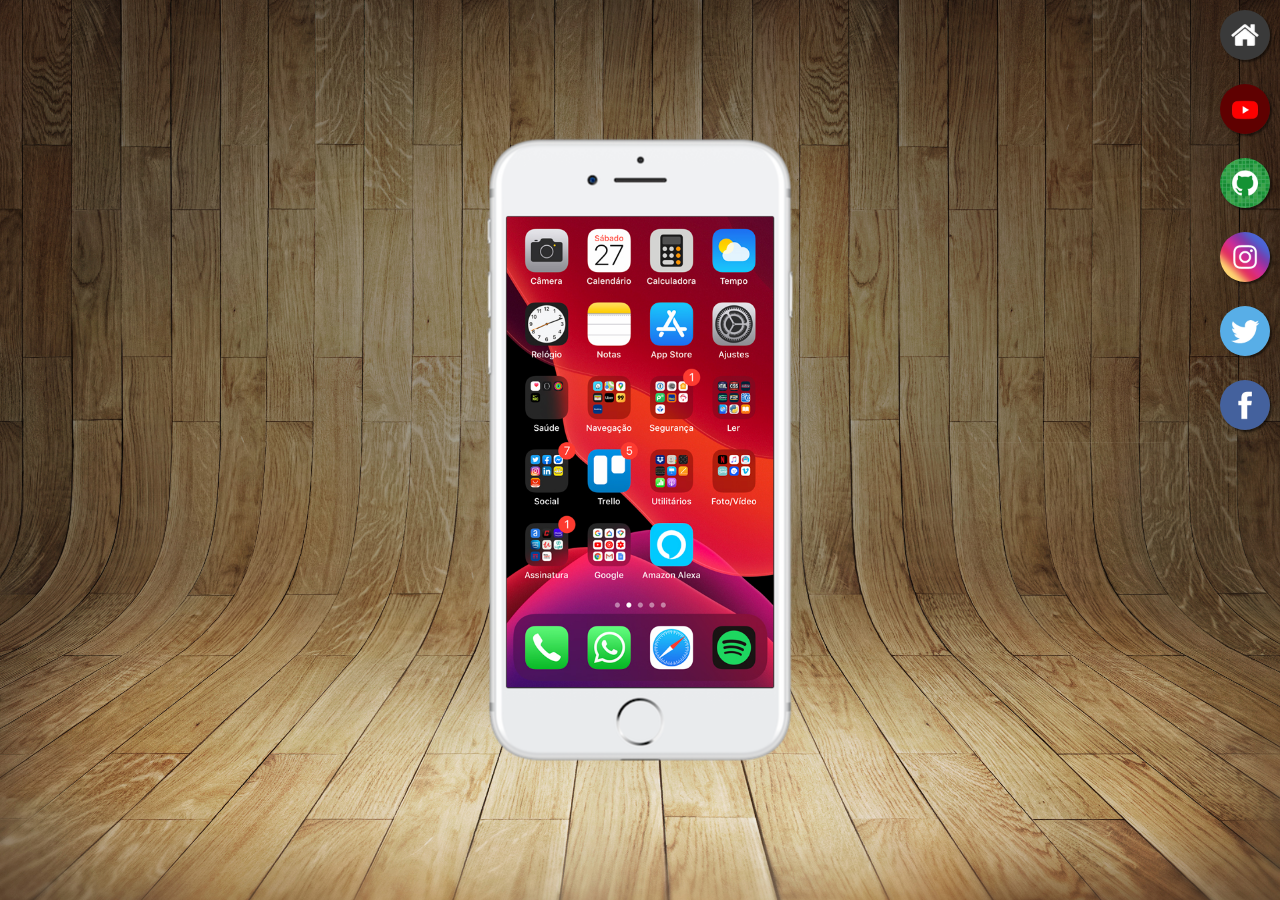
<file: index.html>
<!DOCTYPE html>
<html lang="pt-br">
<head>
    <meta charset="UTF-8">
    <meta name="viewport" content="width=device-width, initial-scale=1.0">
    <link rel="shortcut icon" href="favicon.ico" type="image/x-icon">
    <title>Projeto redes sociais</title>
    <link rel="stylesheet" href="estilos/style.css">
</head>
<body>
    <main>
        <section id="telefone">
            <iframe src="home.html" name="tela" id="tela" frameborder="0">Seu navegador não é compatível com isso.</iframe>
        </section>

        <section id="redes-sociais">
            <a href="home.html" target="tela"><img src="imagens/logo-home.jpg" alt="Home"></a><br>
            <a href="youtube.html" target="tela"><img src="imagens/logo-youtube.jpg" alt="YouTube"></a><br>
            <a href="github.html" target="tela"><img src="imagens/logo-github.jpg" alt="Githhub"></a><br>
            <a href="instagram.html" target="tela"><img src="imagens/logo-instagram.jpg" alt="Instagram"></a><br>
            <a href="twitter.html" target="tela"><img src="imagens/logo-twitter.jpg" alt="Twitter"></a><br>
            <a href="facebook.html" target="tela"><img src="imagens/logo-facebook.jpg" alt="Facebook"></a>
        </section>
    </main>
</body>
</html>
</file>
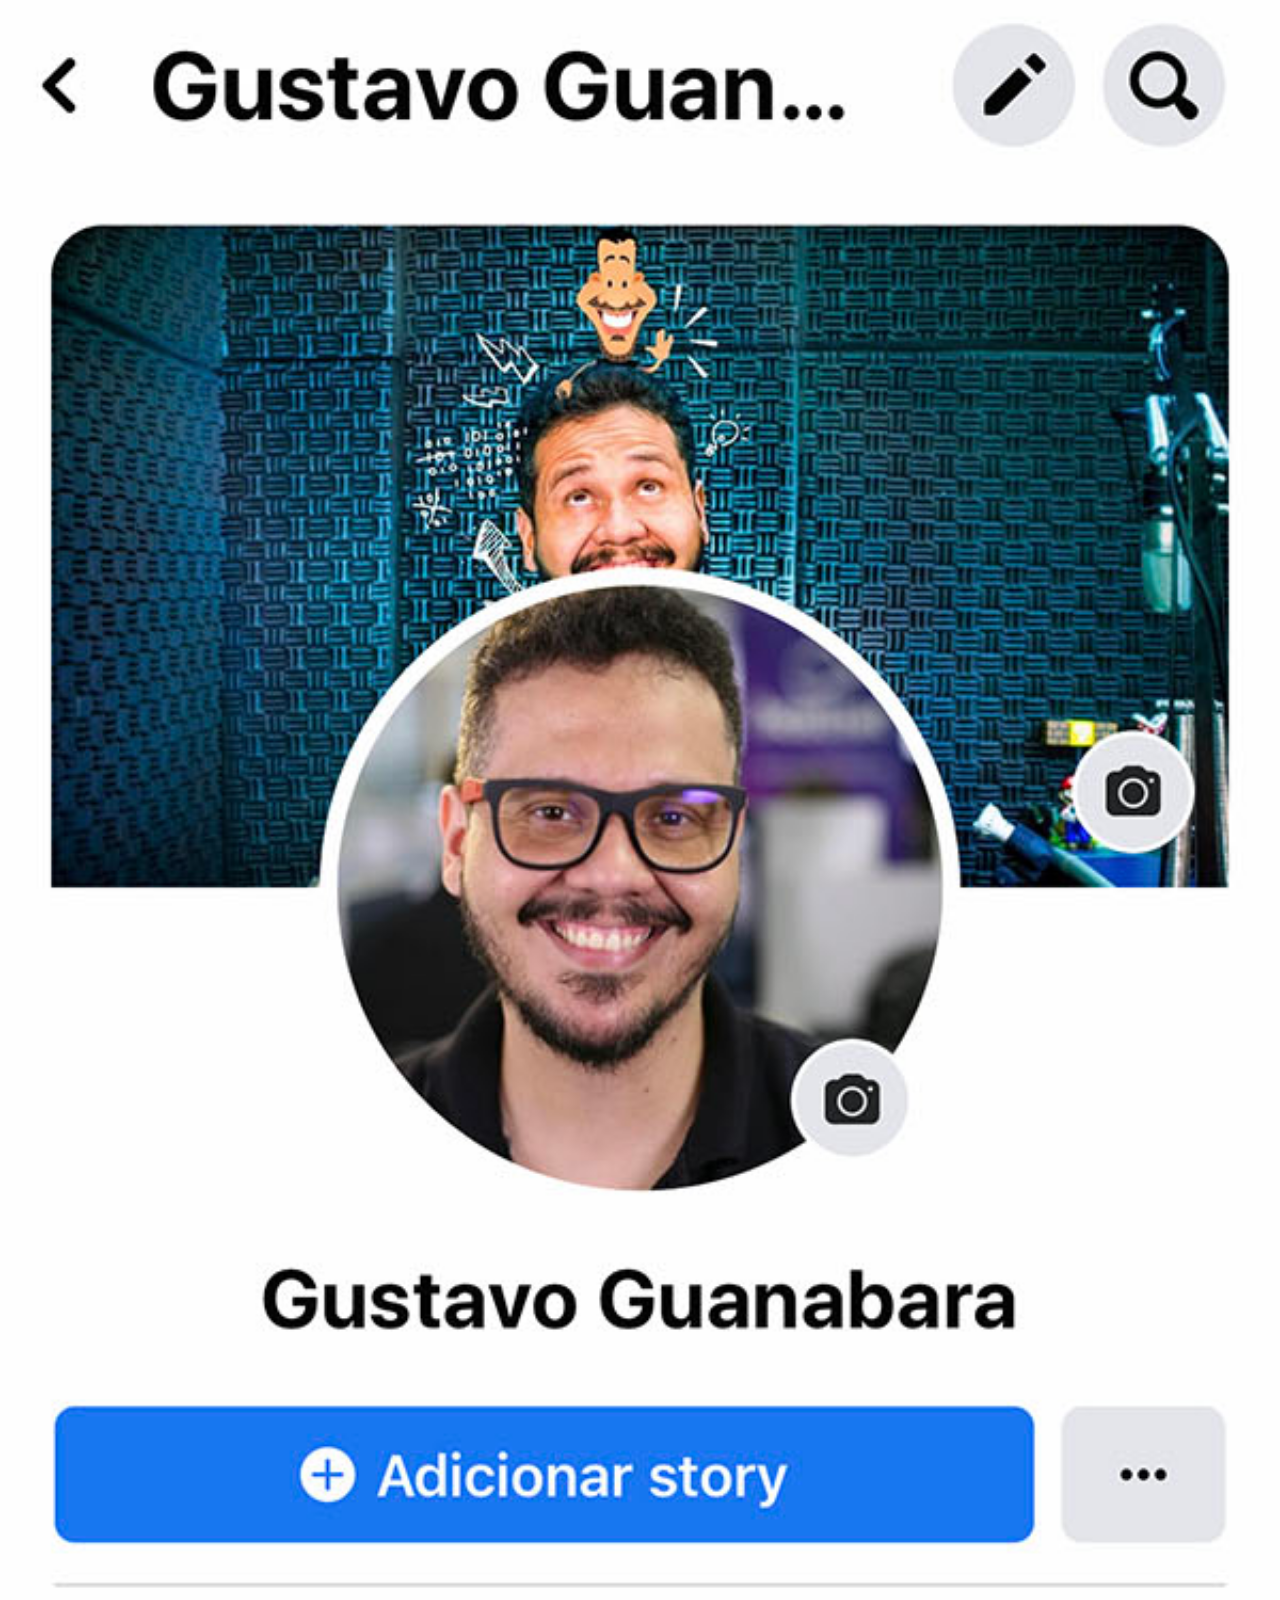
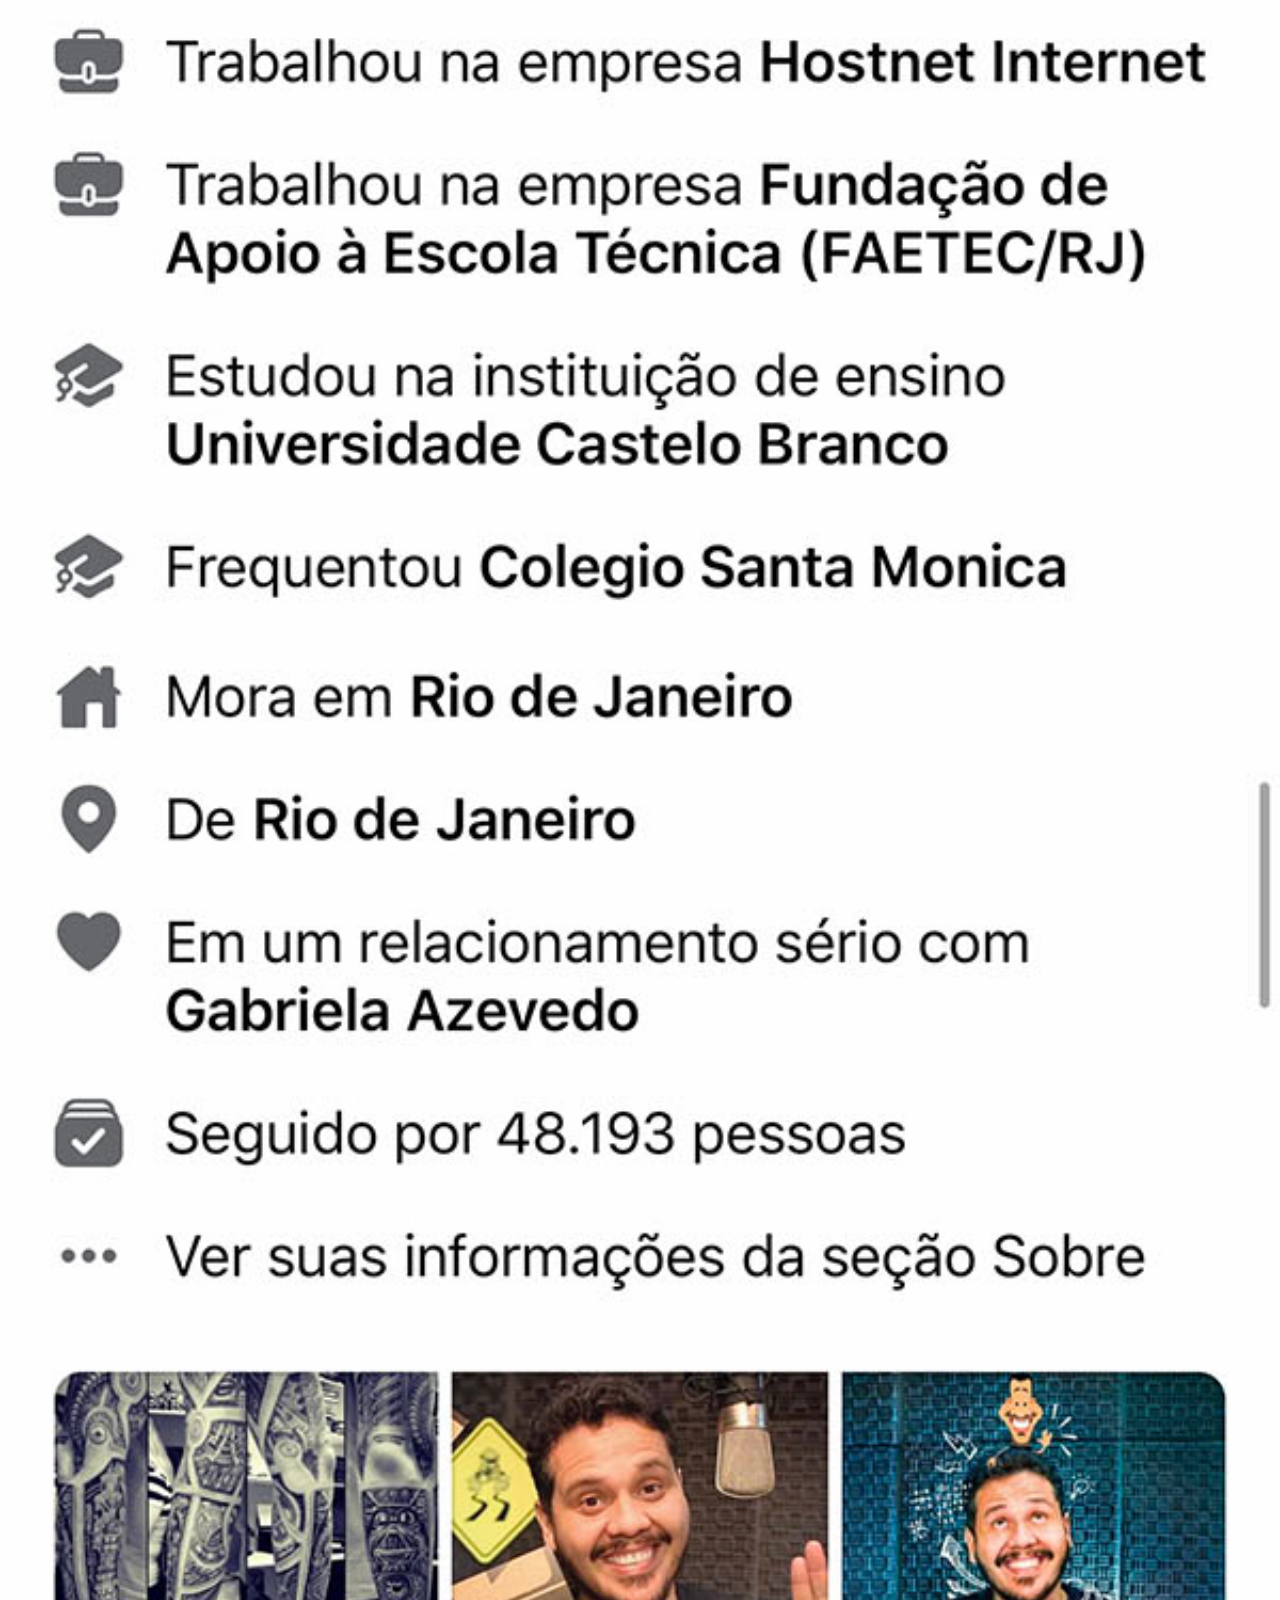
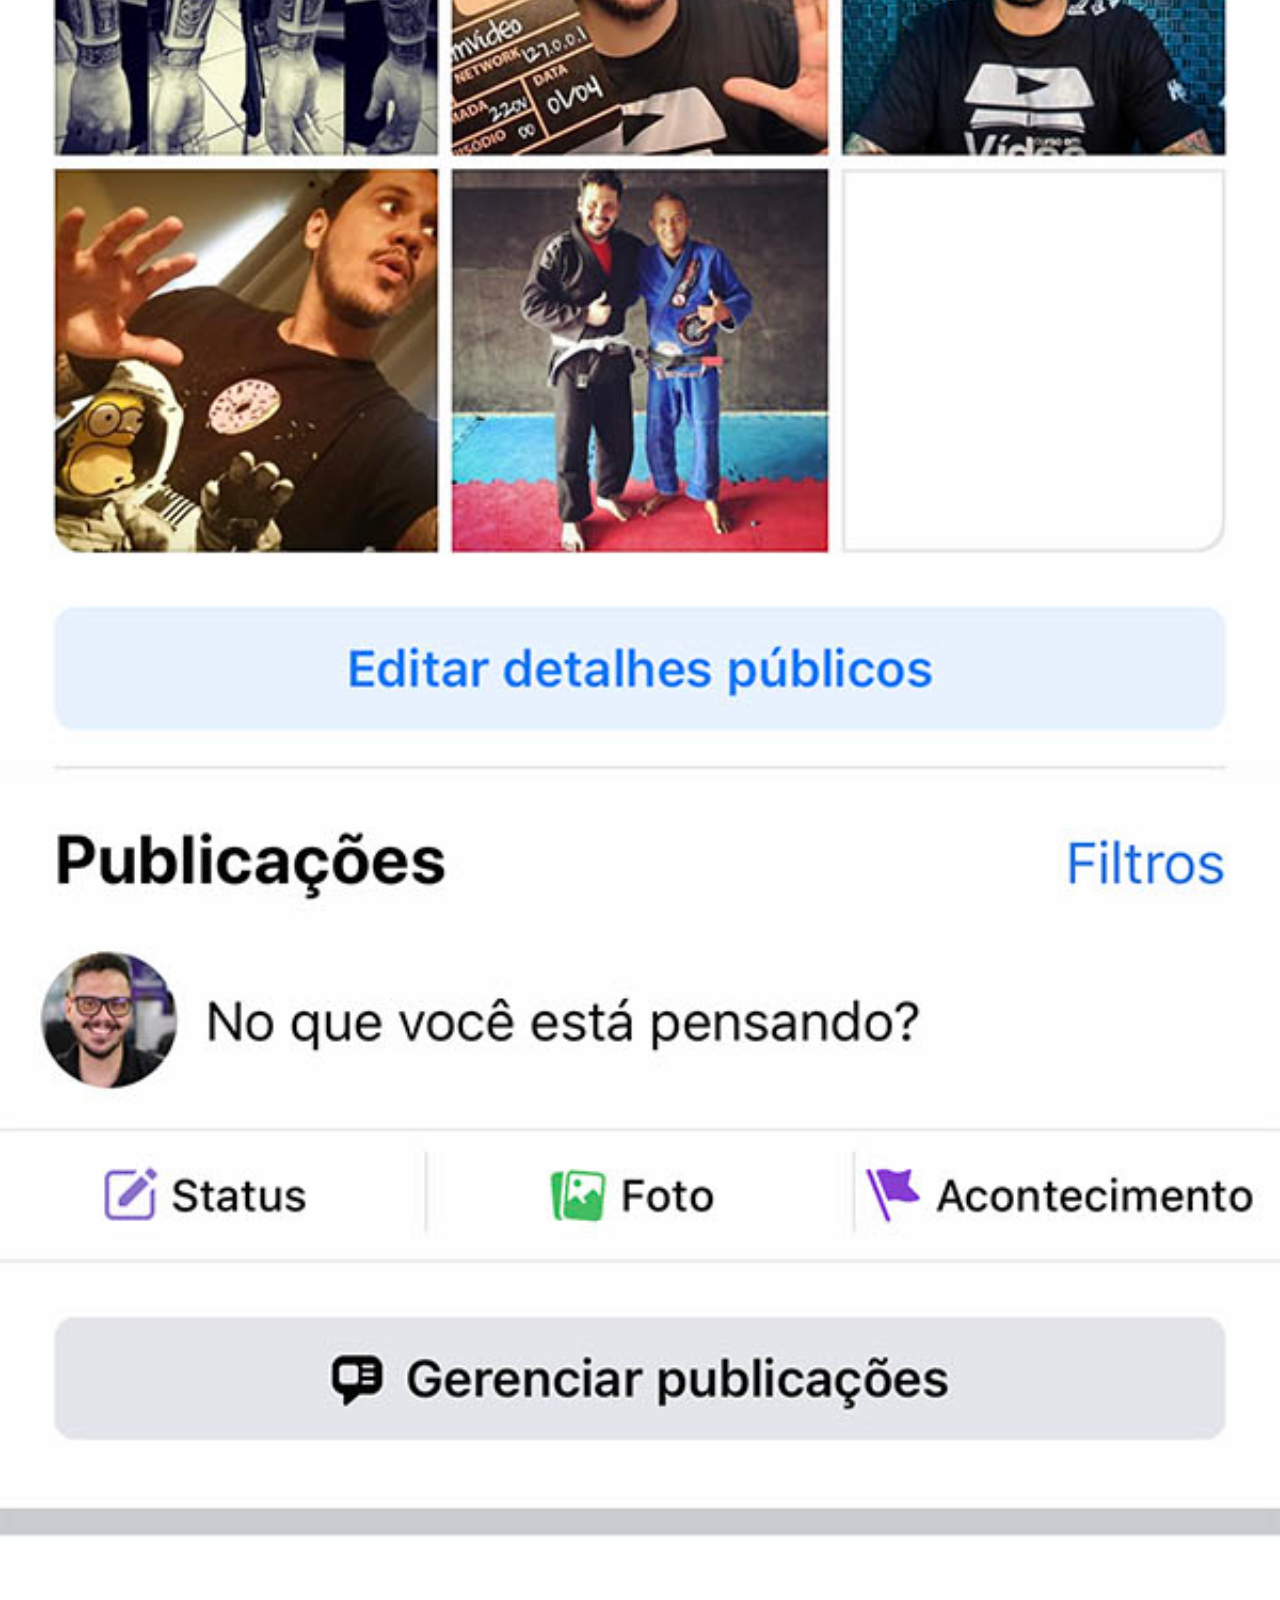
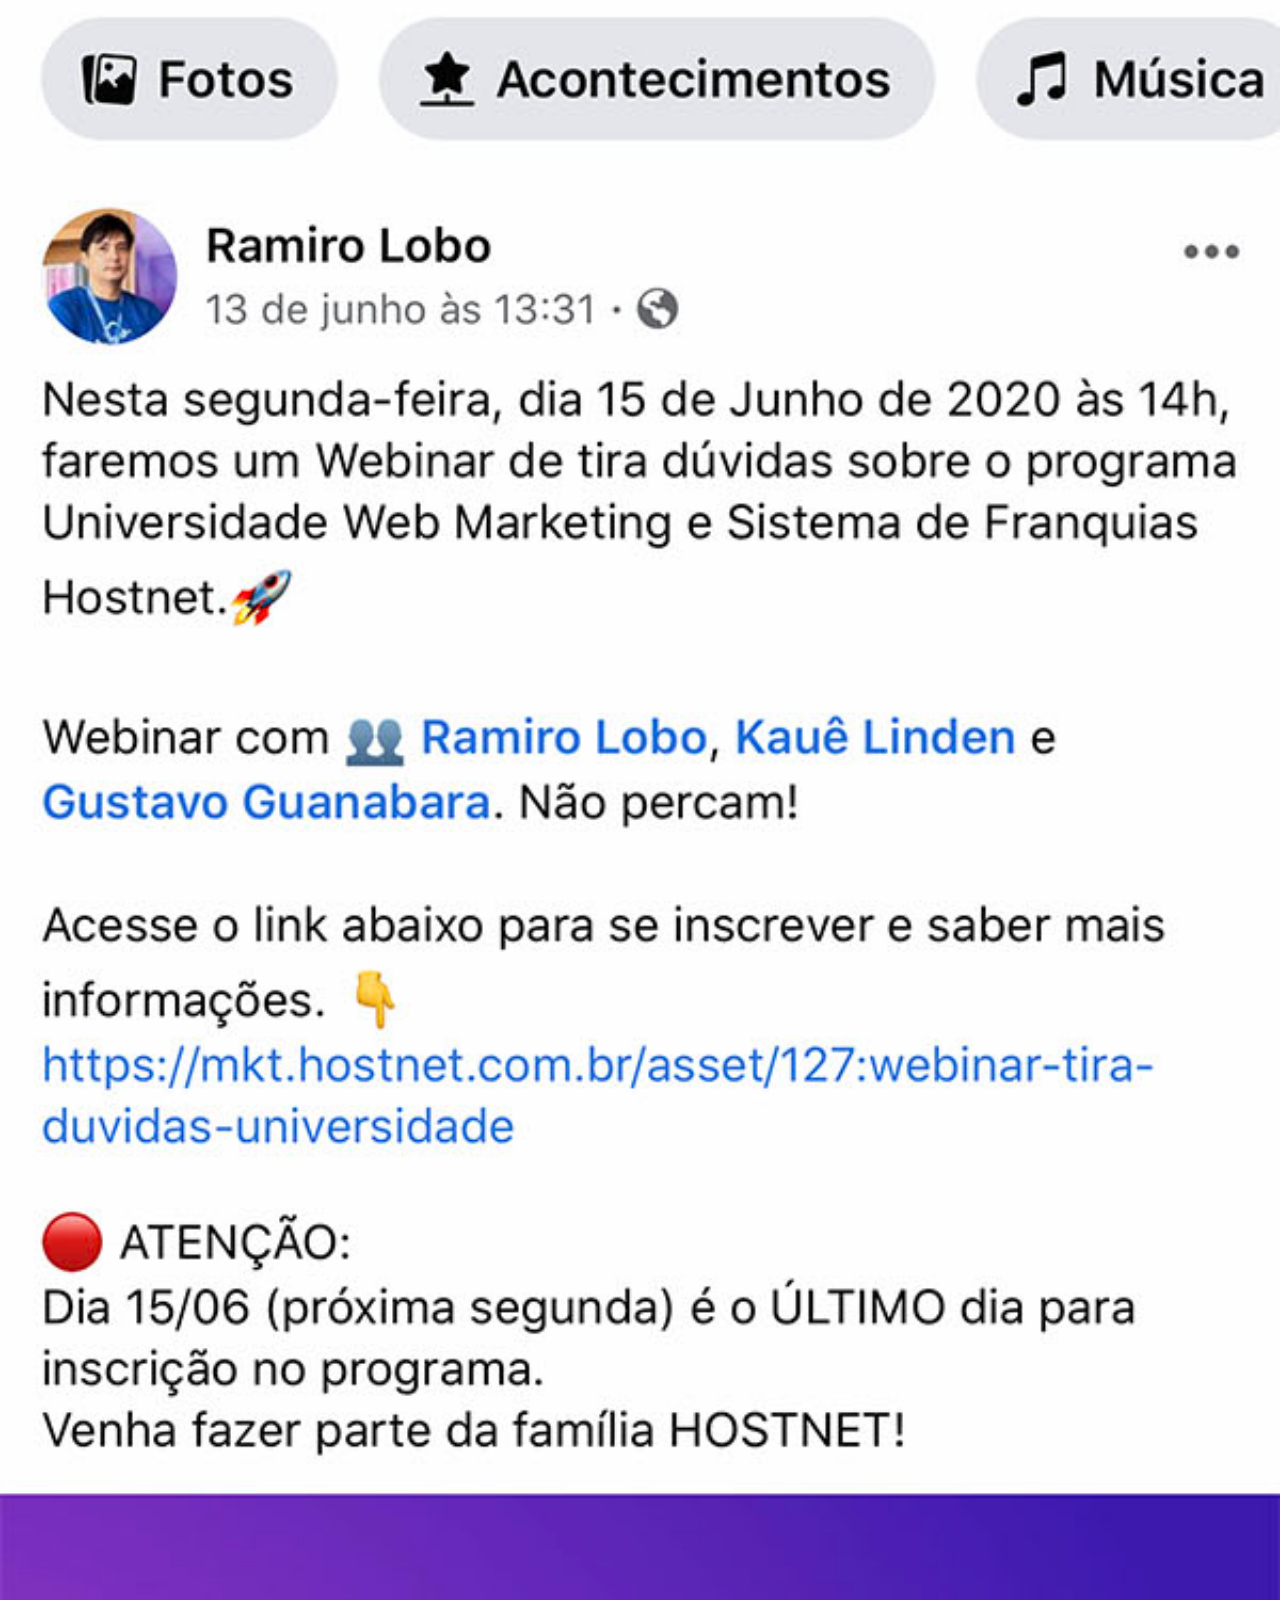
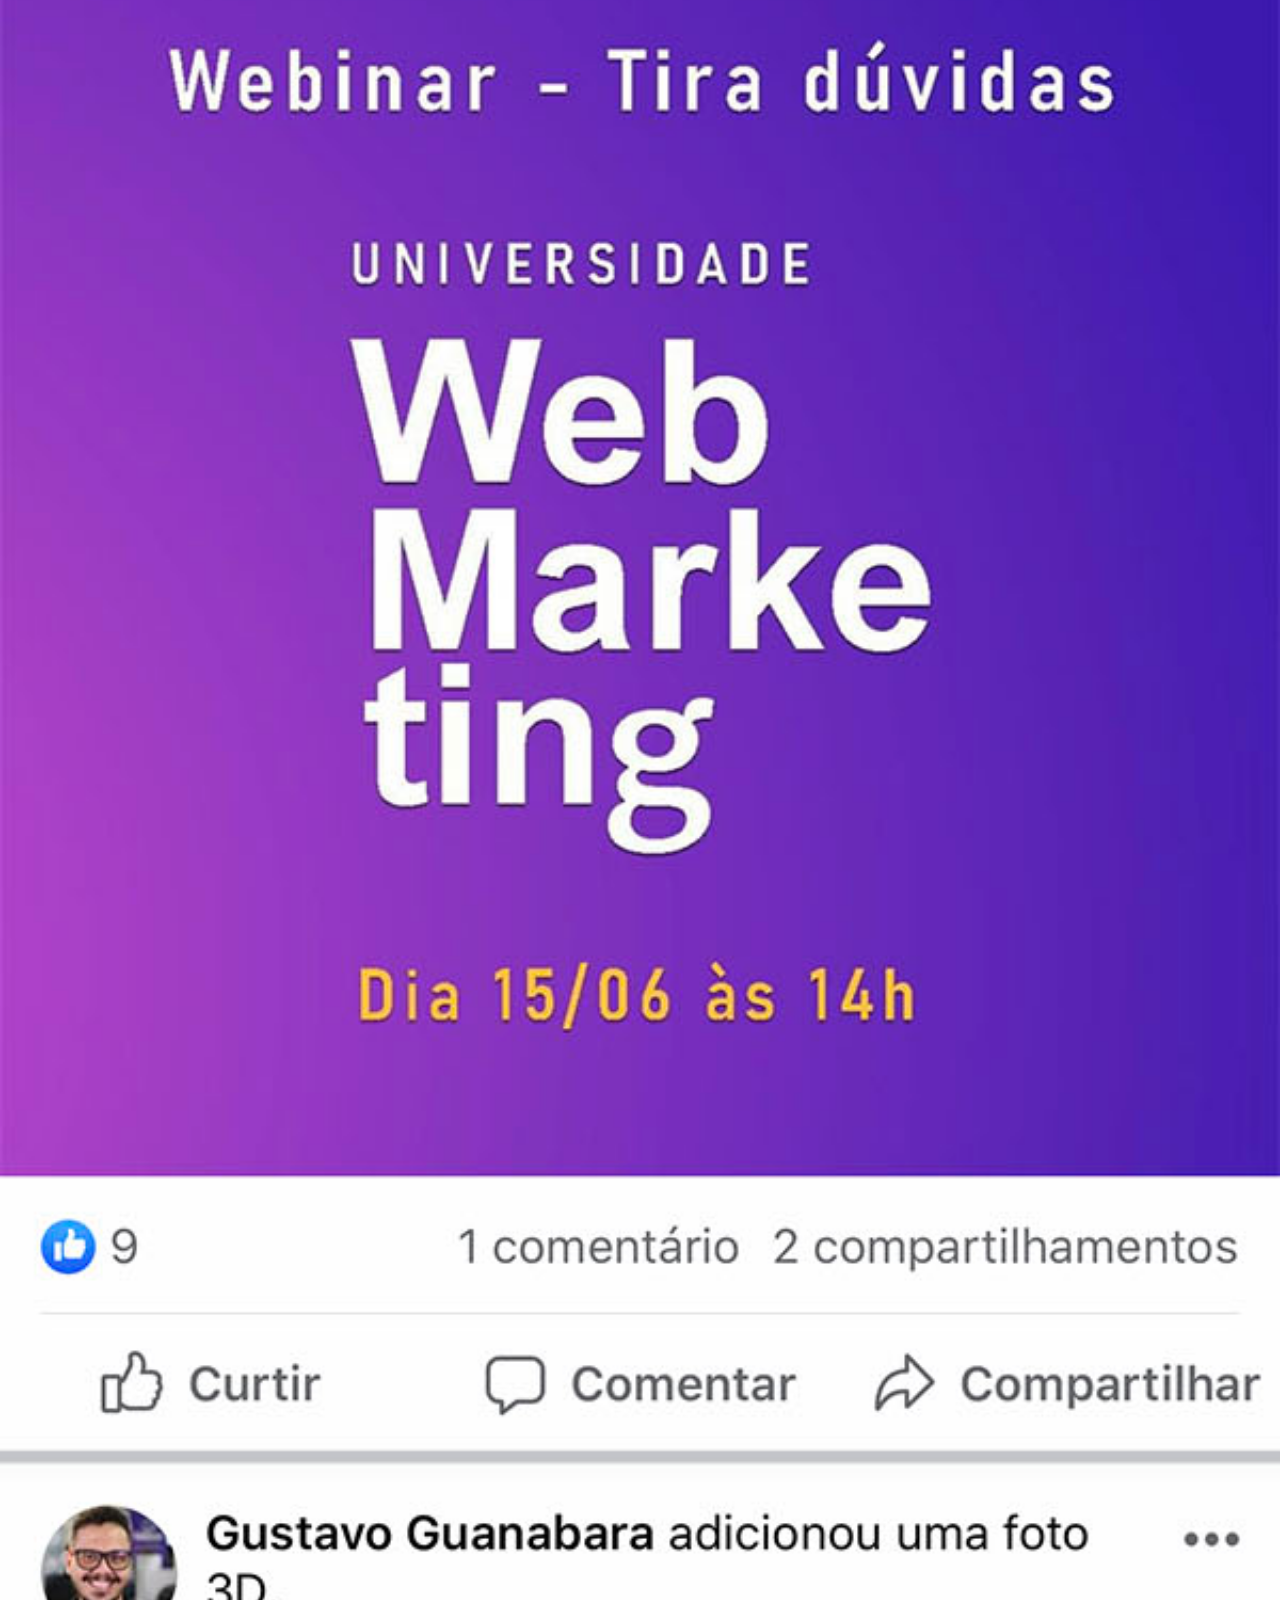
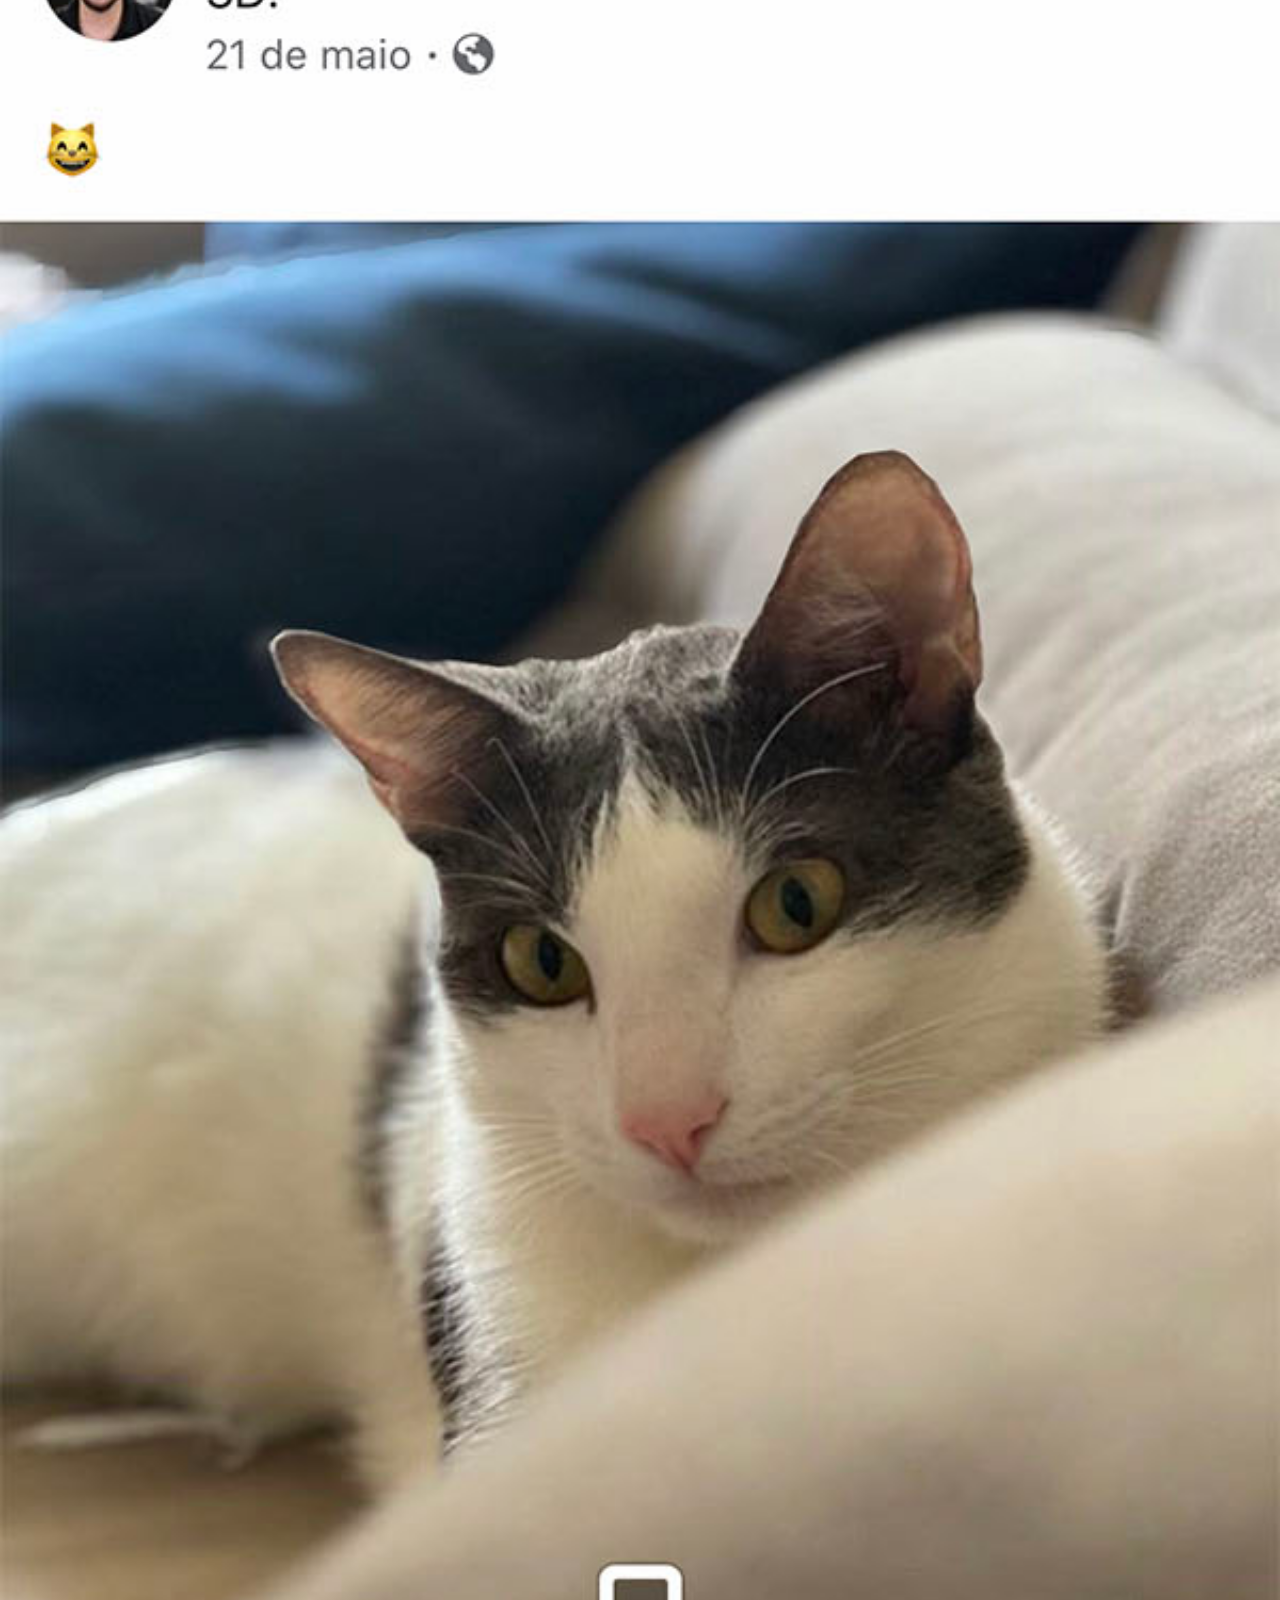
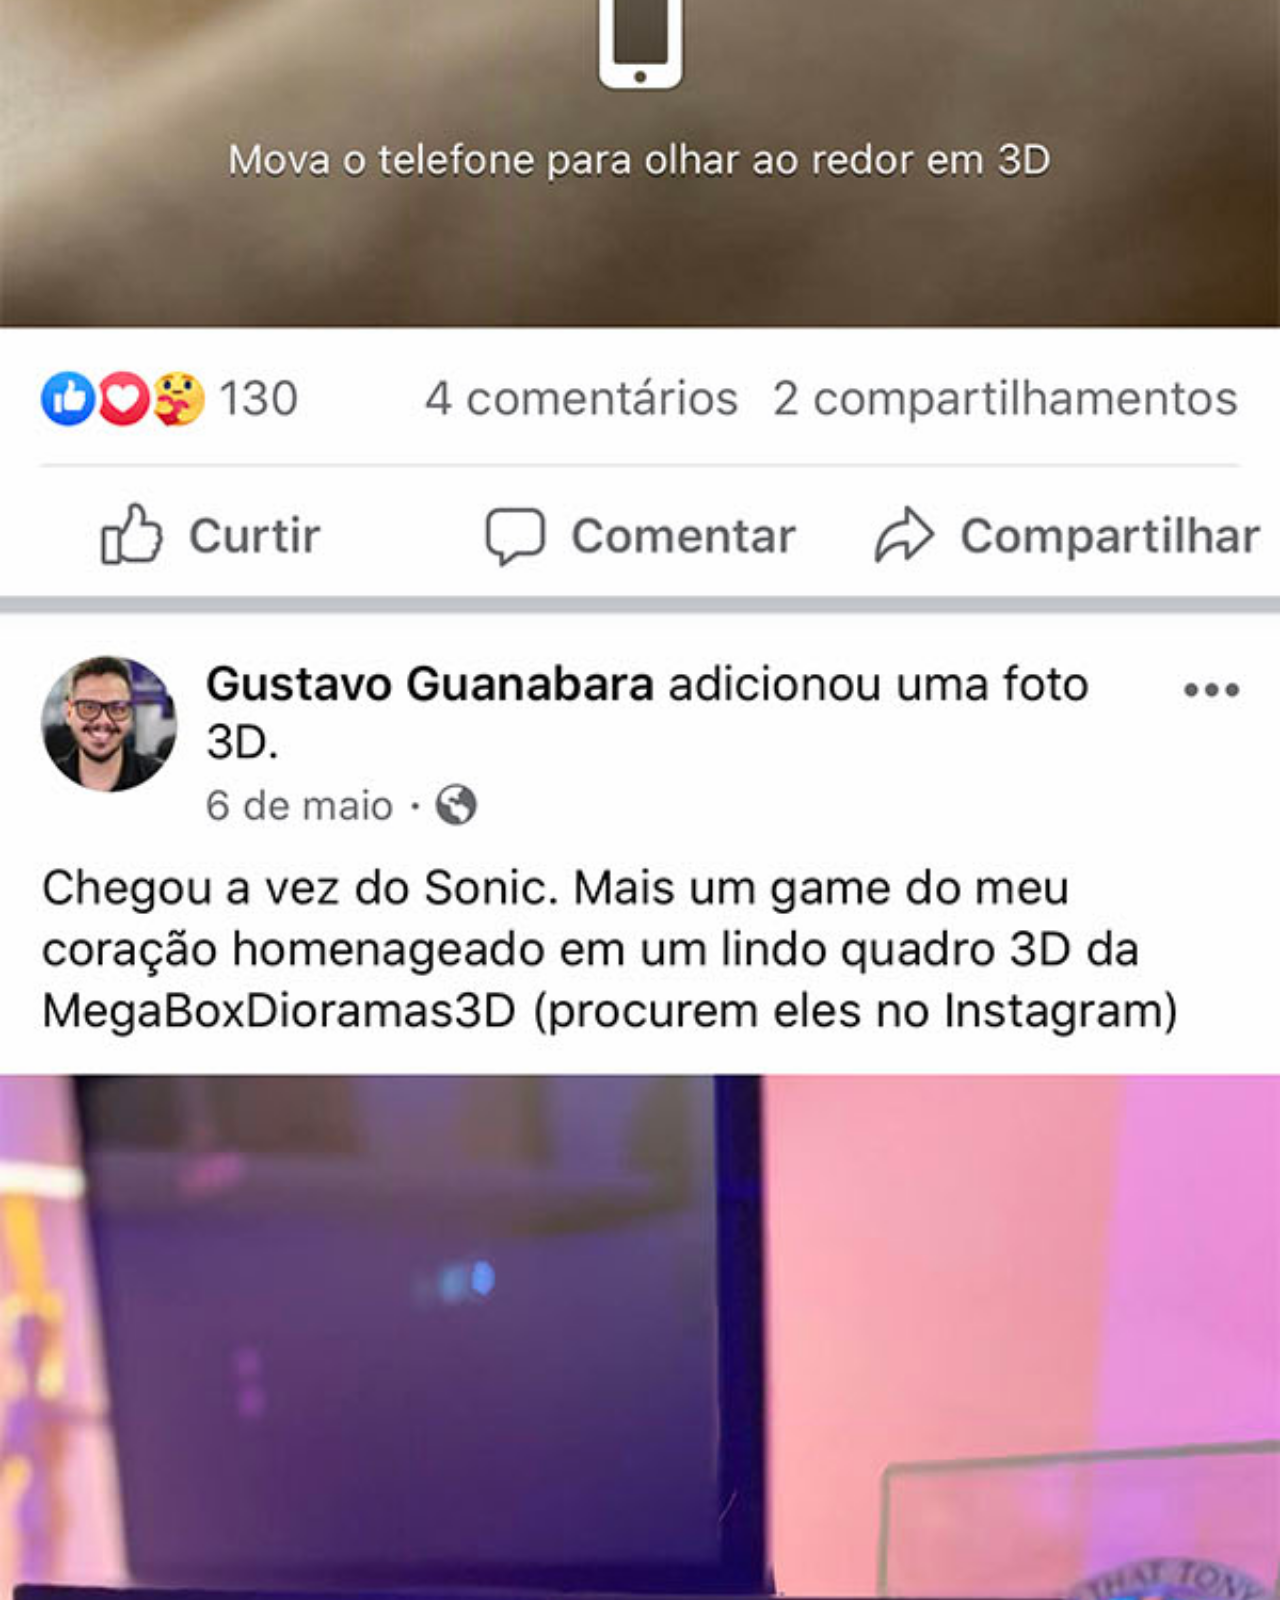
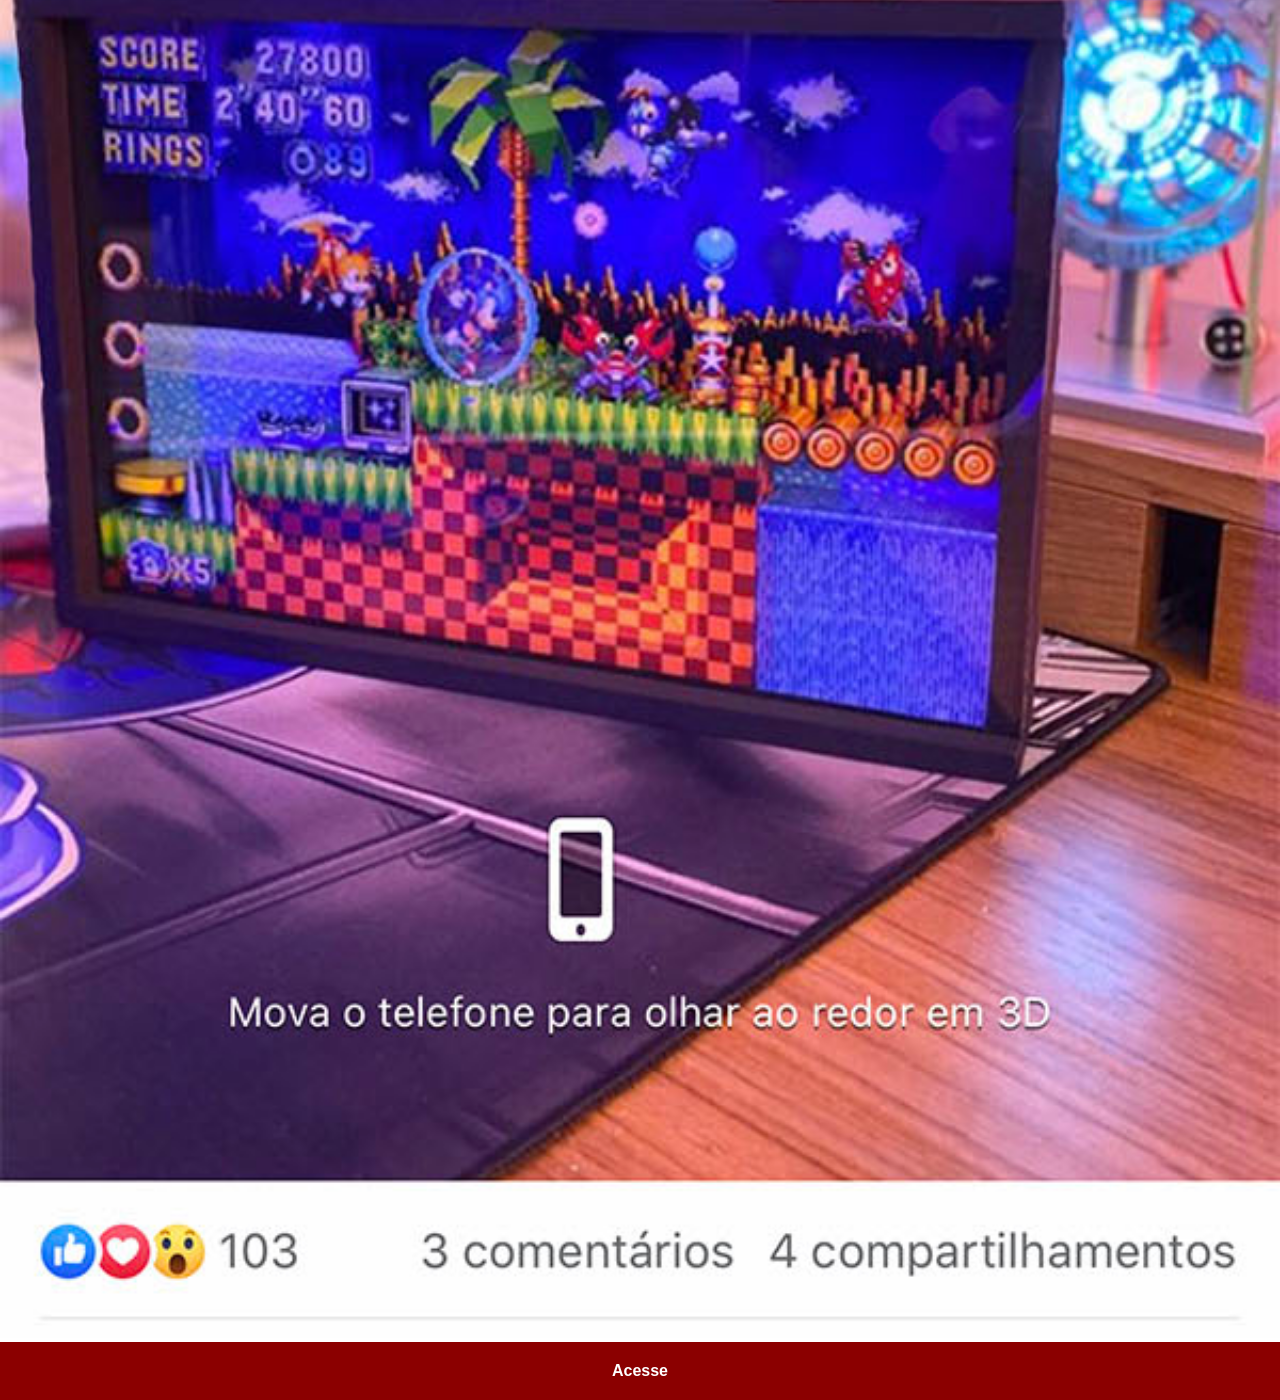
<file: facebook.html>
<!DOCTYPE html>
<html lang="pt-br">
<head>
    <meta charset="UTF-8">
    <meta name="viewport" content="width=device-width, initial-scale=1.0">
    <title>Document</title>
    <link rel="stylesheet" href="estilos/social.css">
</head>
<body>
    <img src="imagens/tela-facebook.jpg" alt="Facebook">
    <a href="#" target="_blank">Acesse</a>
</body>
</html>
</file>
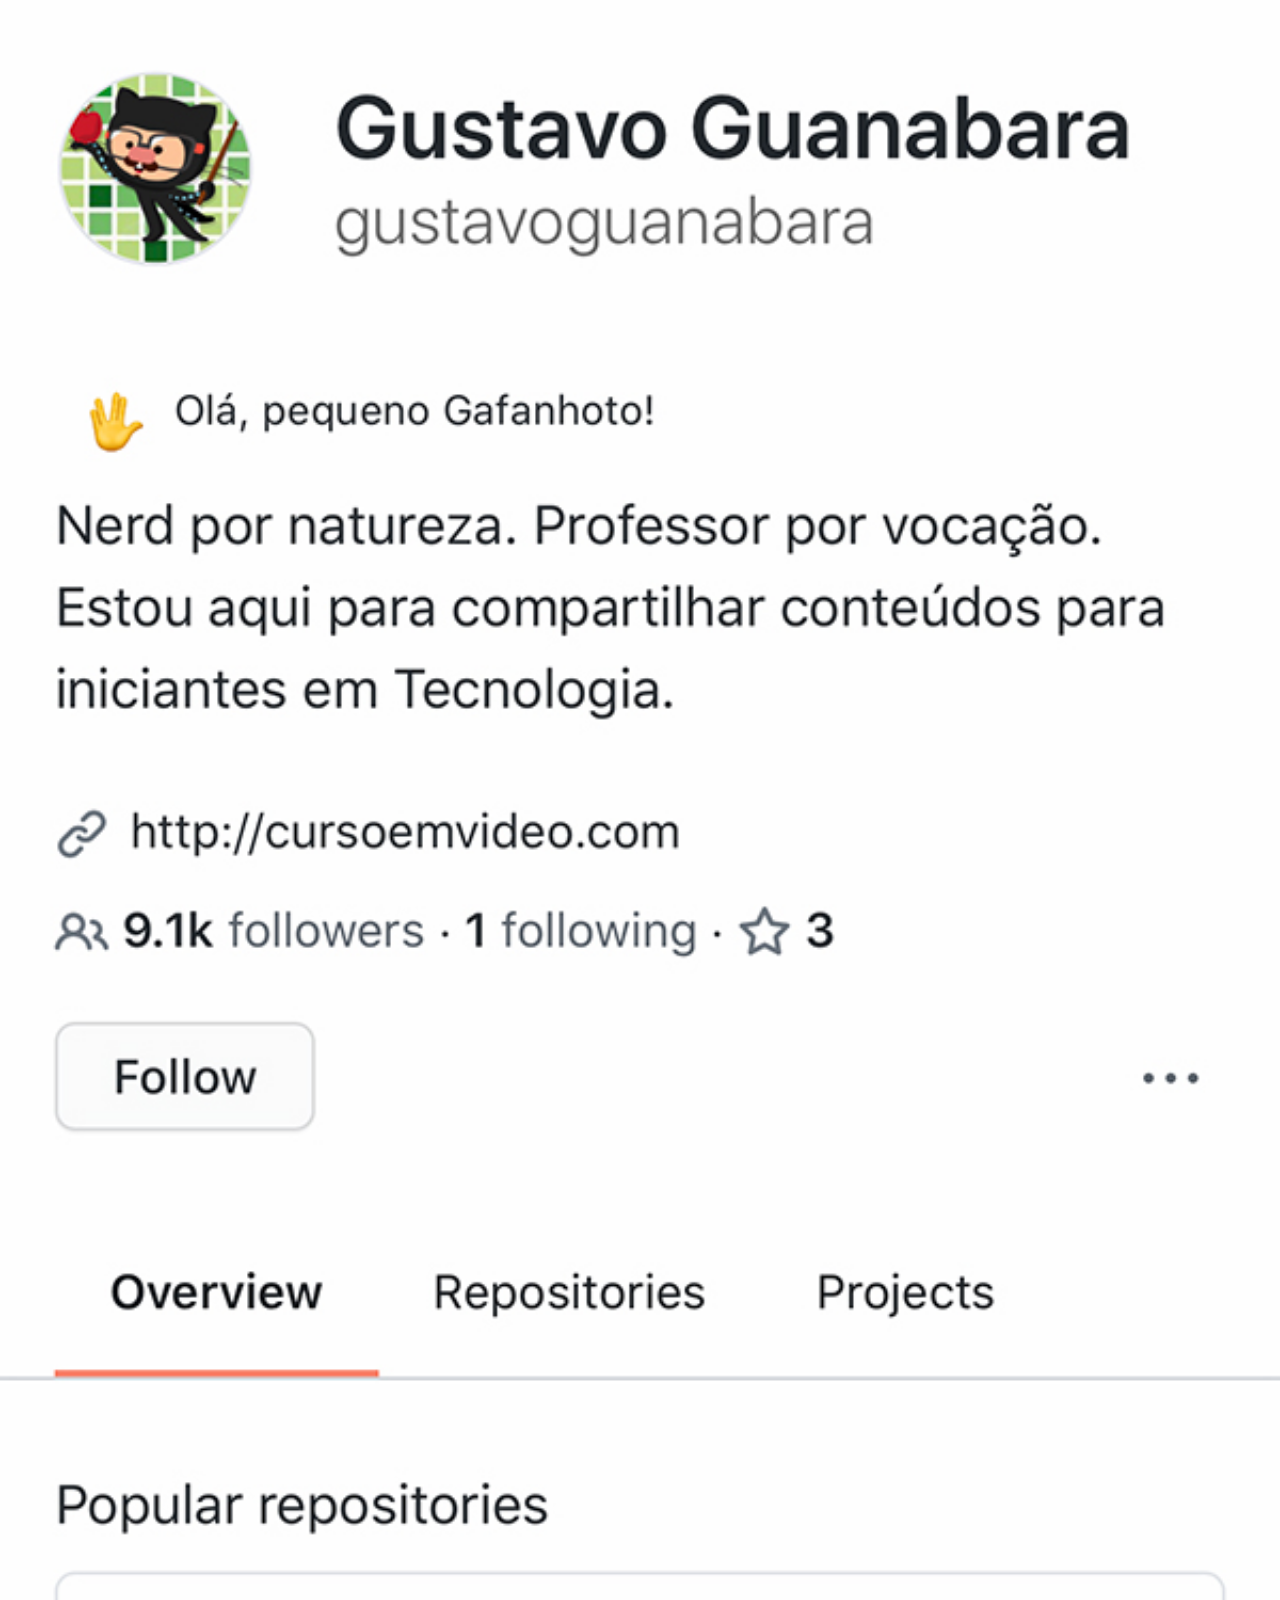
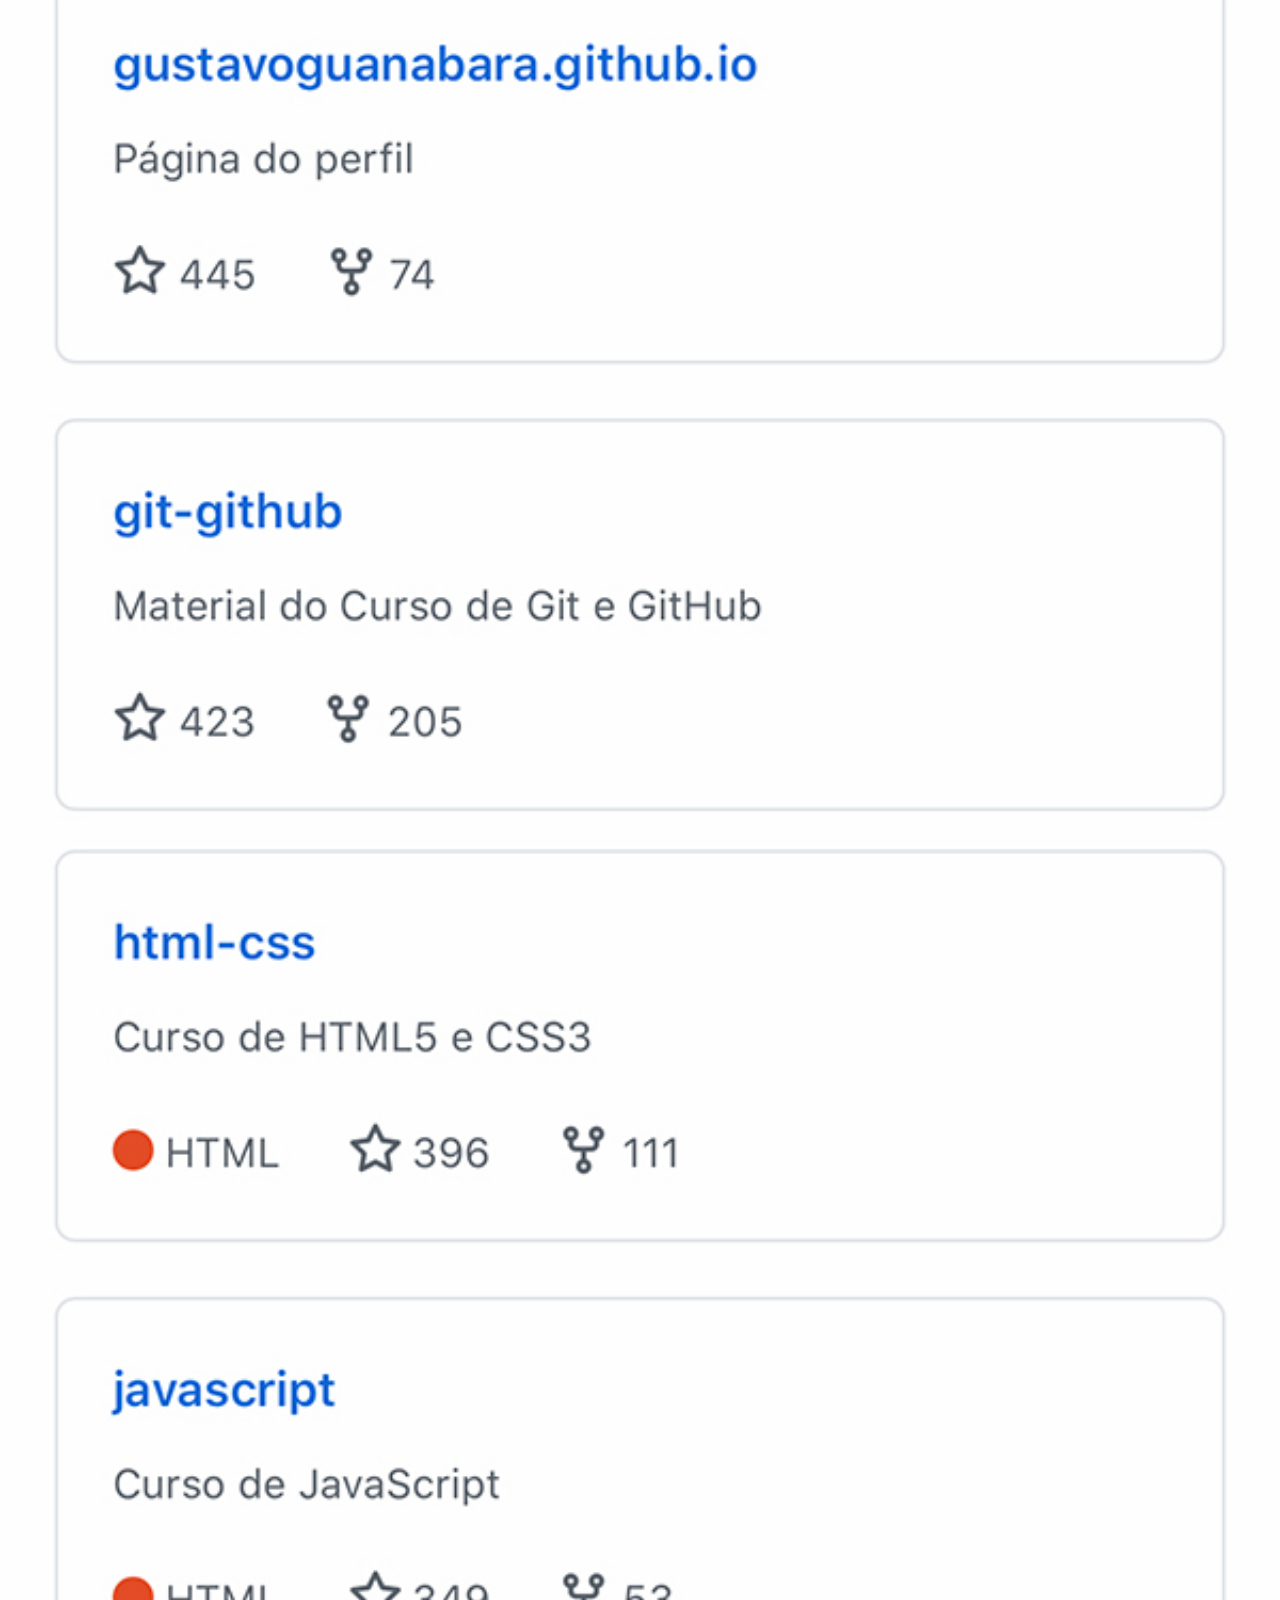
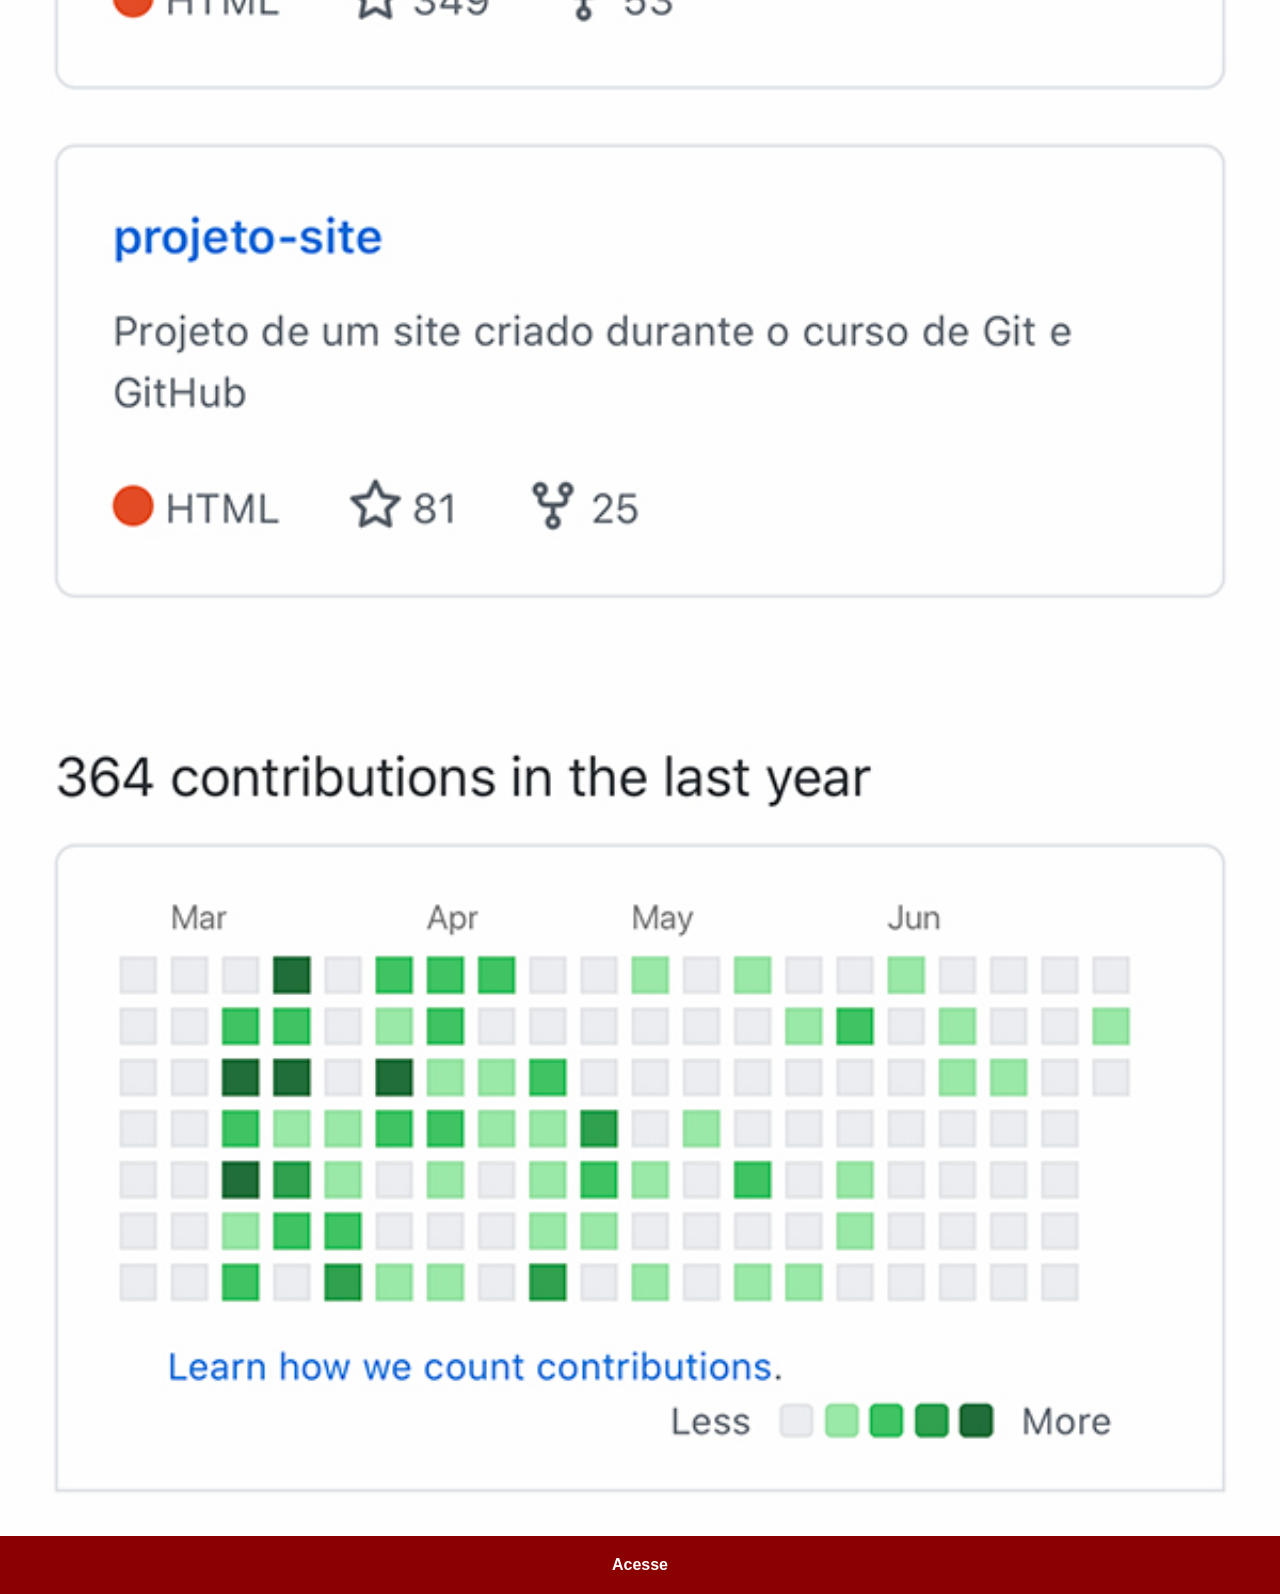
<file: github.html>
<!DOCTYPE html>
<html lang="pt-br">
<head>
    <meta charset="UTF-8">
    <meta name="viewport" content="width=device-width, initial-scale=1.0">
    <title>Github</title>
    <link rel="stylesheet" href="estilos/social.css">
</head>
<body>
    <img src="imagens/tela-github.jpg" alt="Github">
    <a href="https://gustavoguanabara.github.io/" target="_blank">Acesse</a>
</body>
</html>
</file>
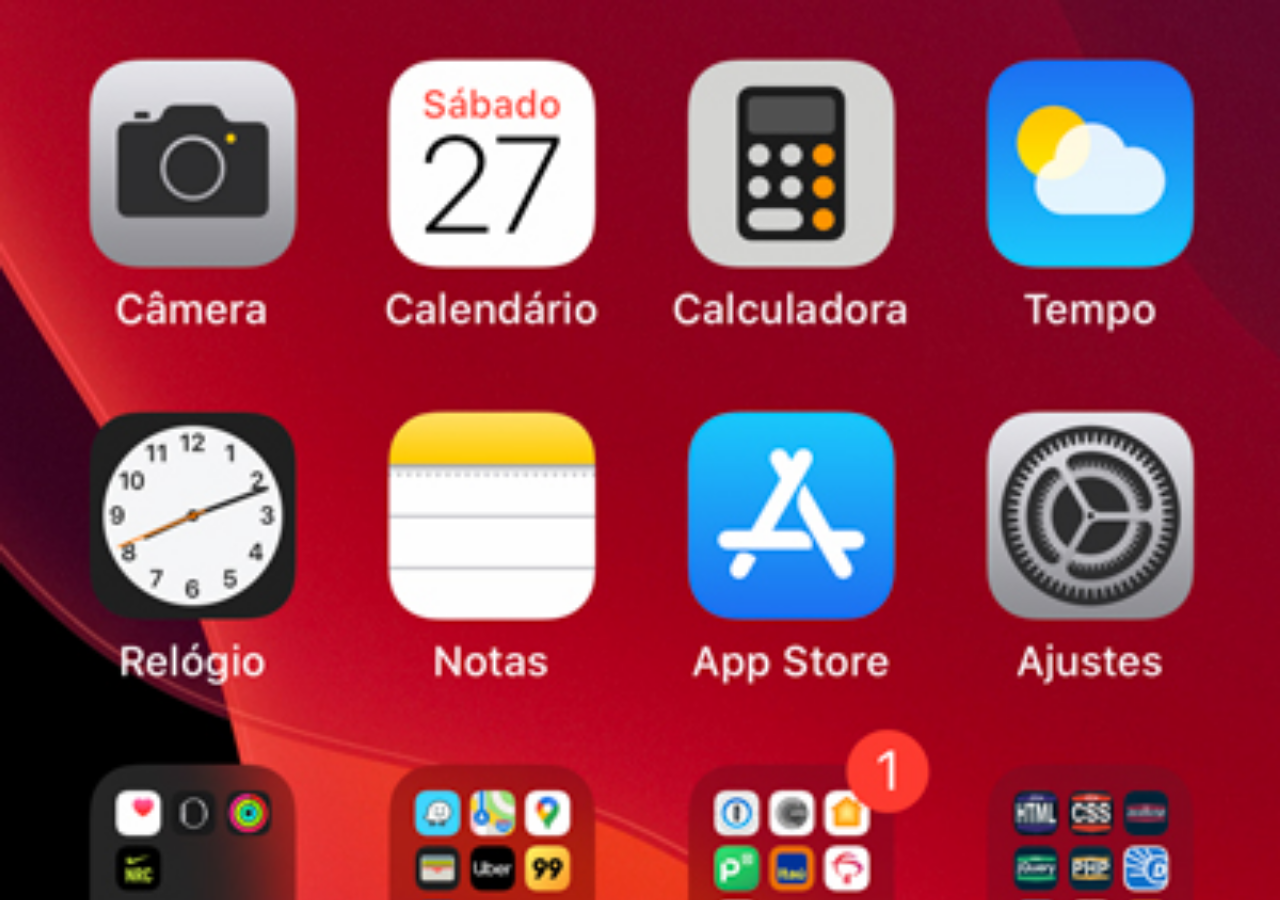
<file: home.html>
<!DOCTYPE html>
<html lang="pt-br">
<head>
    <meta charset="UTF-8">
    <meta name="viewport" content="width=device-width, initial-scale=1.0">
    <title>Home</title>
</head>
<style>
    * {
        margin: 0px;
        padding: 0px;
    }
    body {
        width: 100vw;        
        height: 100vh;
        background: black url('imagens/tela-home.jpg') no-repeat top center;
        background-size: cover;
    }
</style>
<body>
    
</body>
</html>
</file>
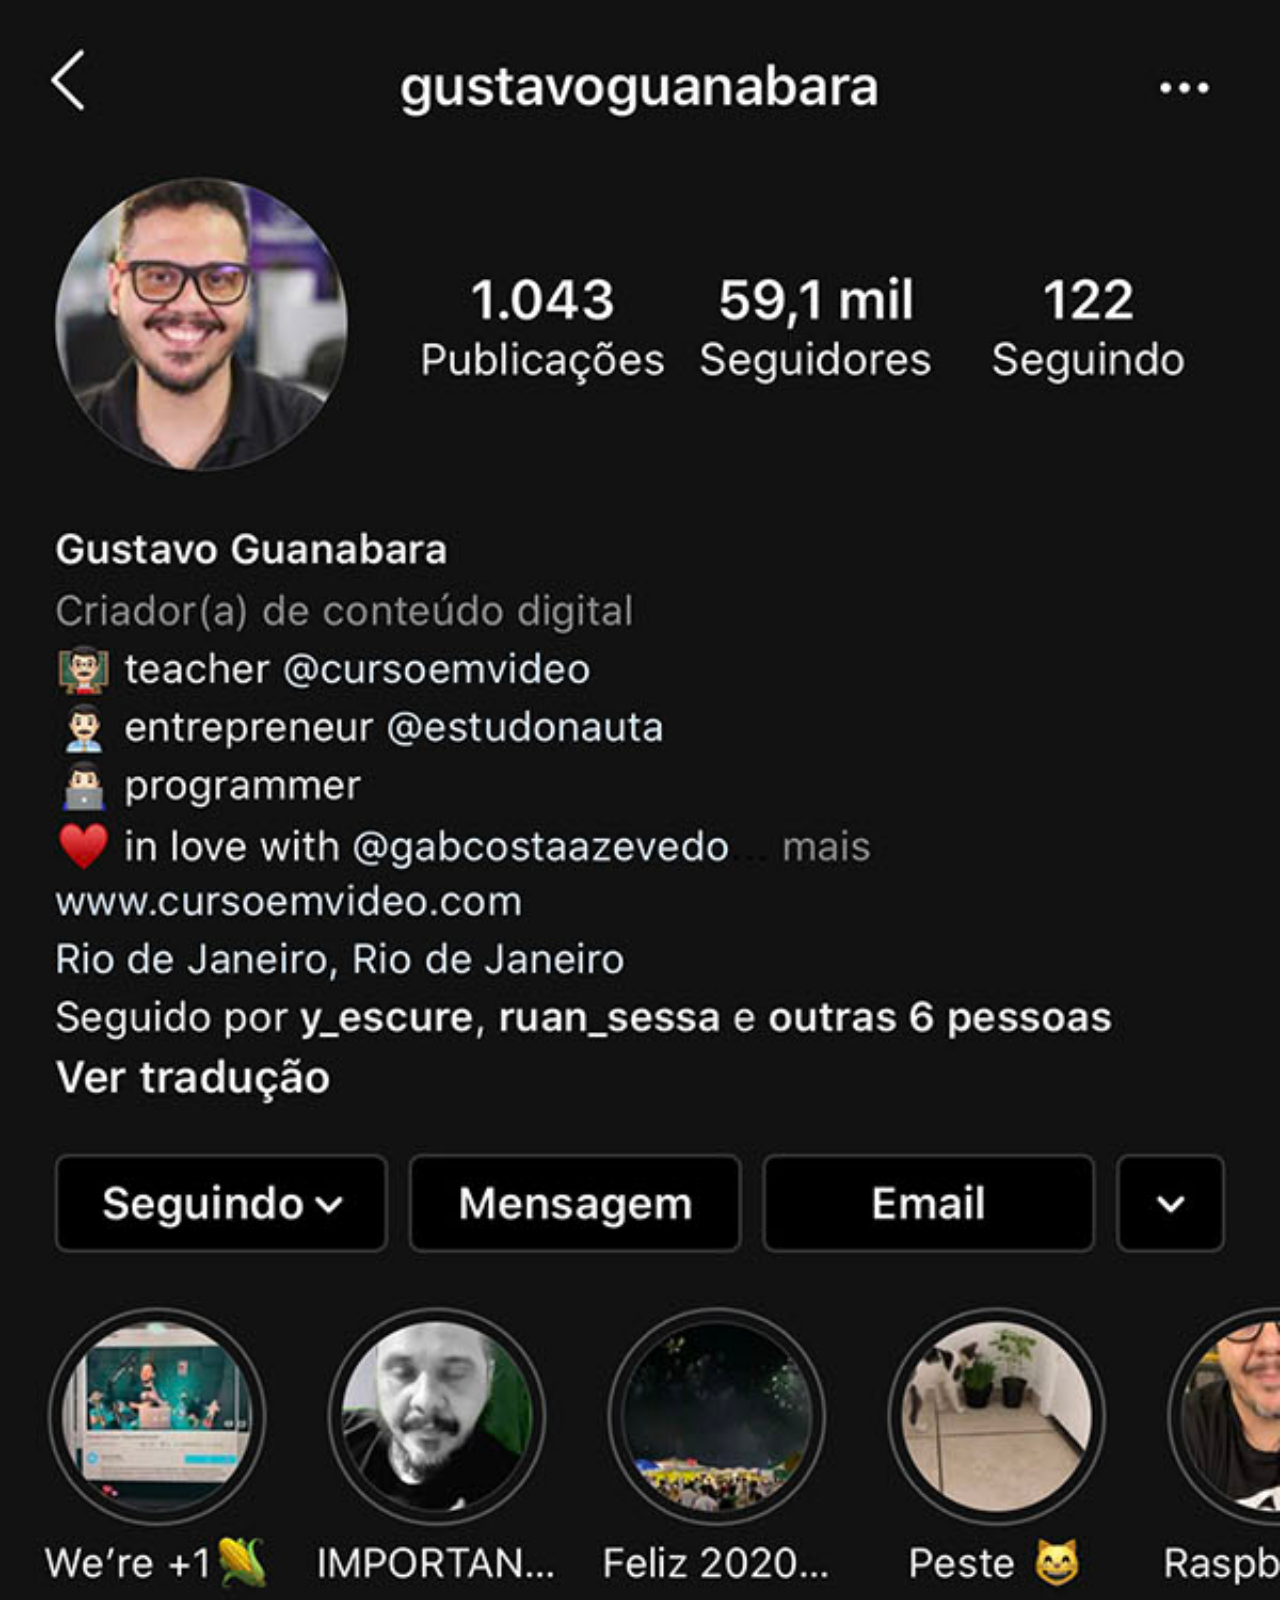
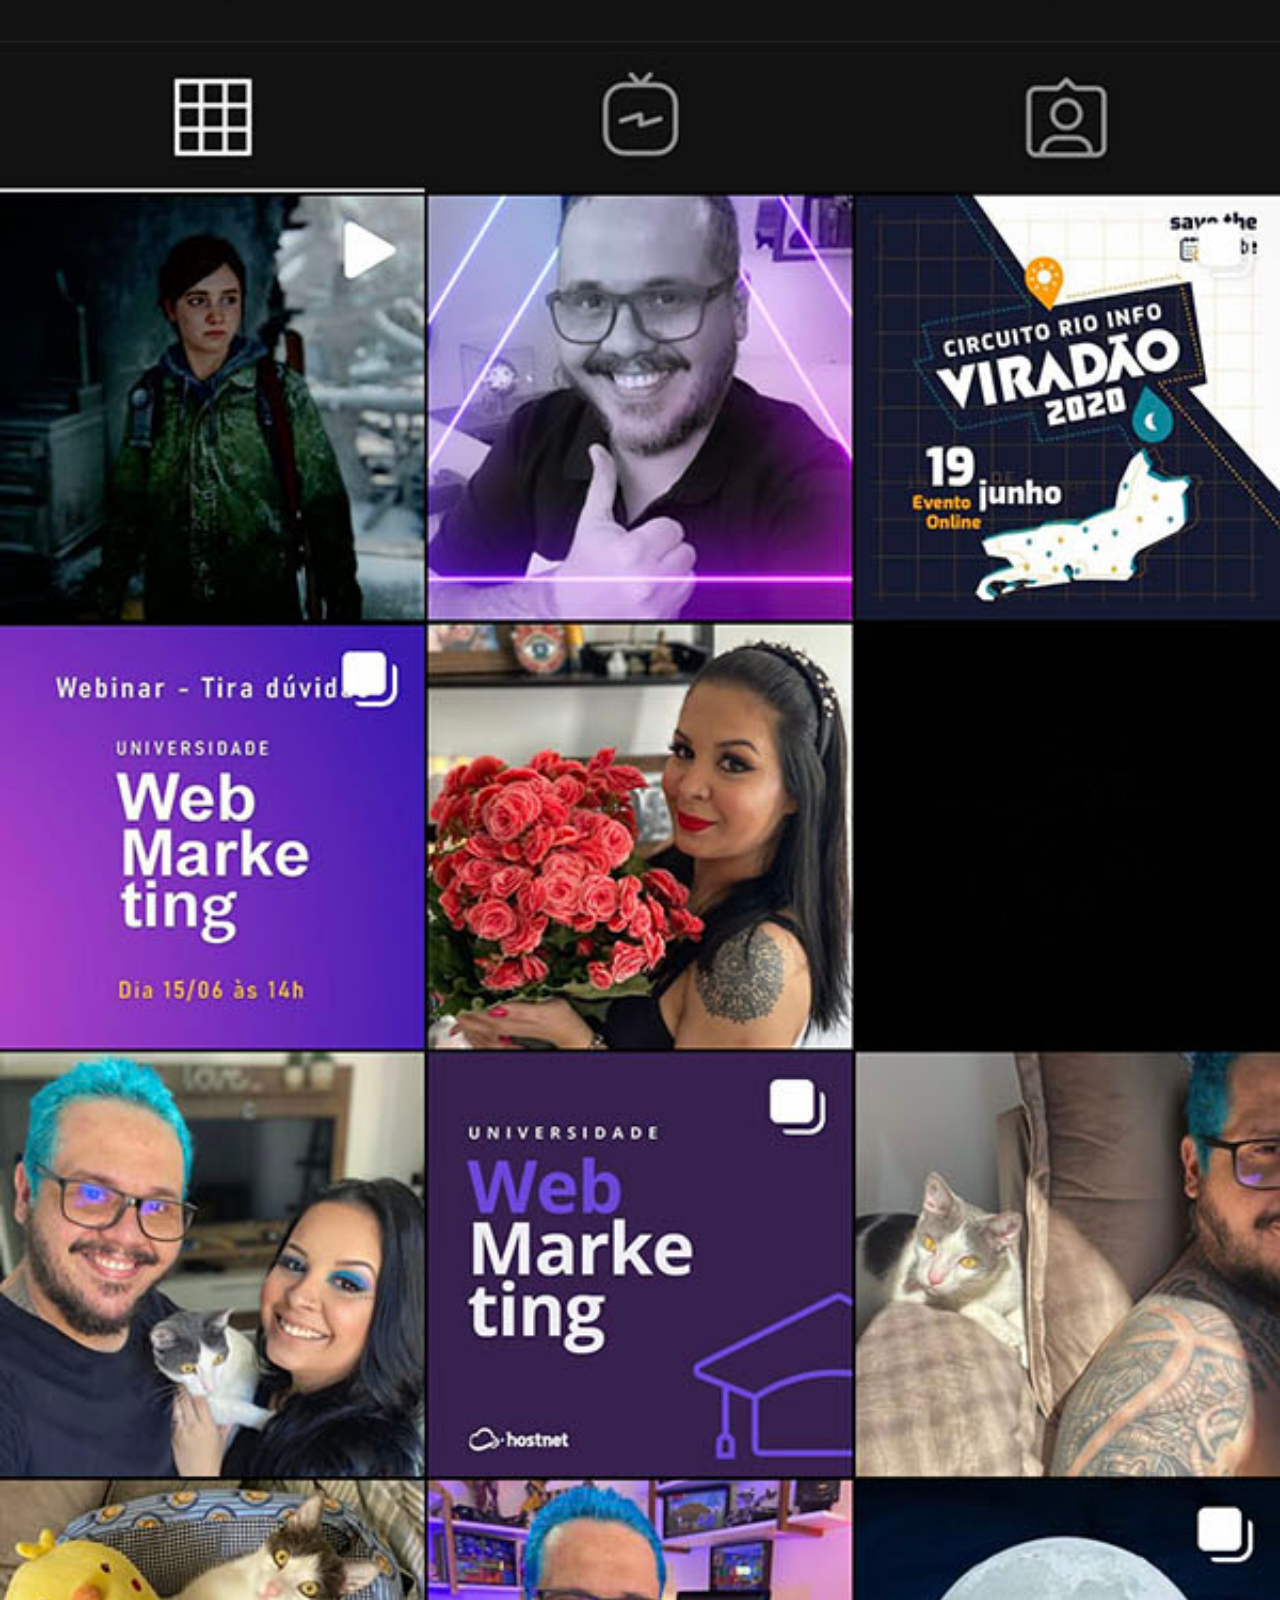
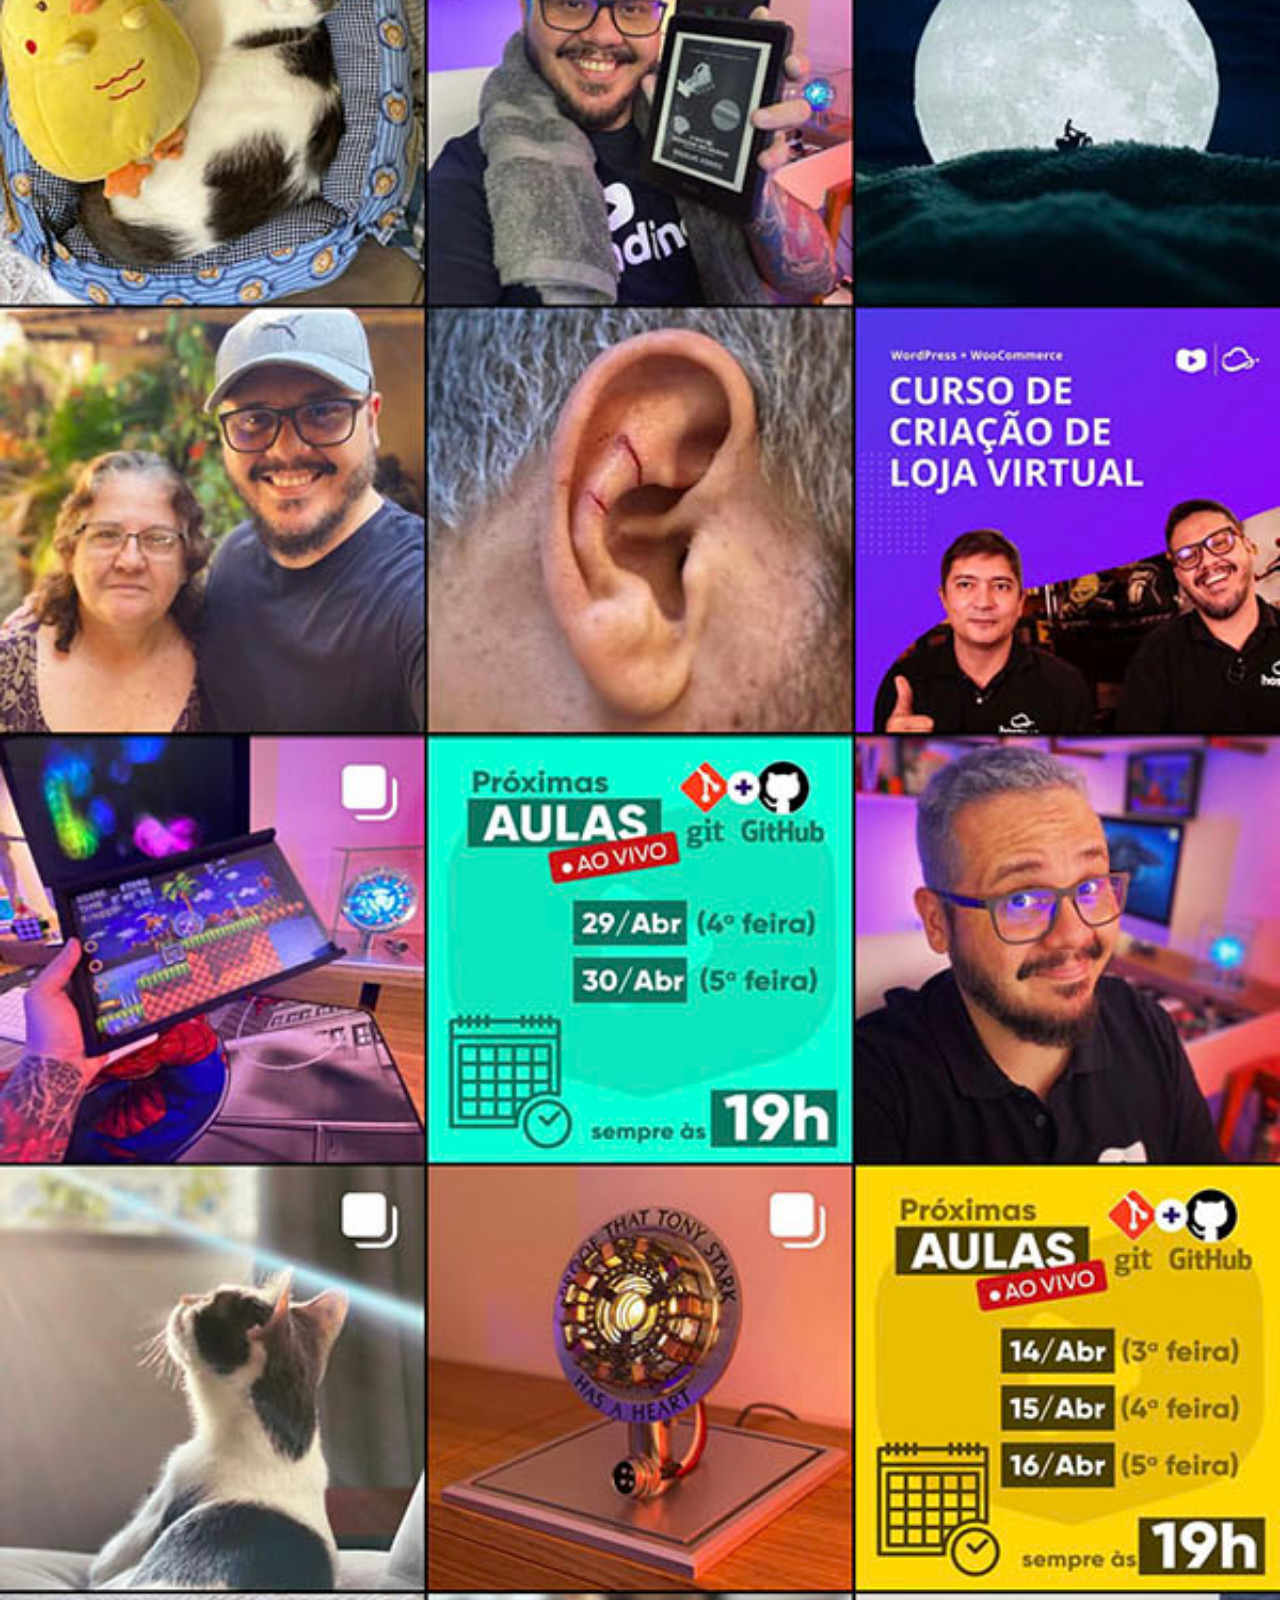
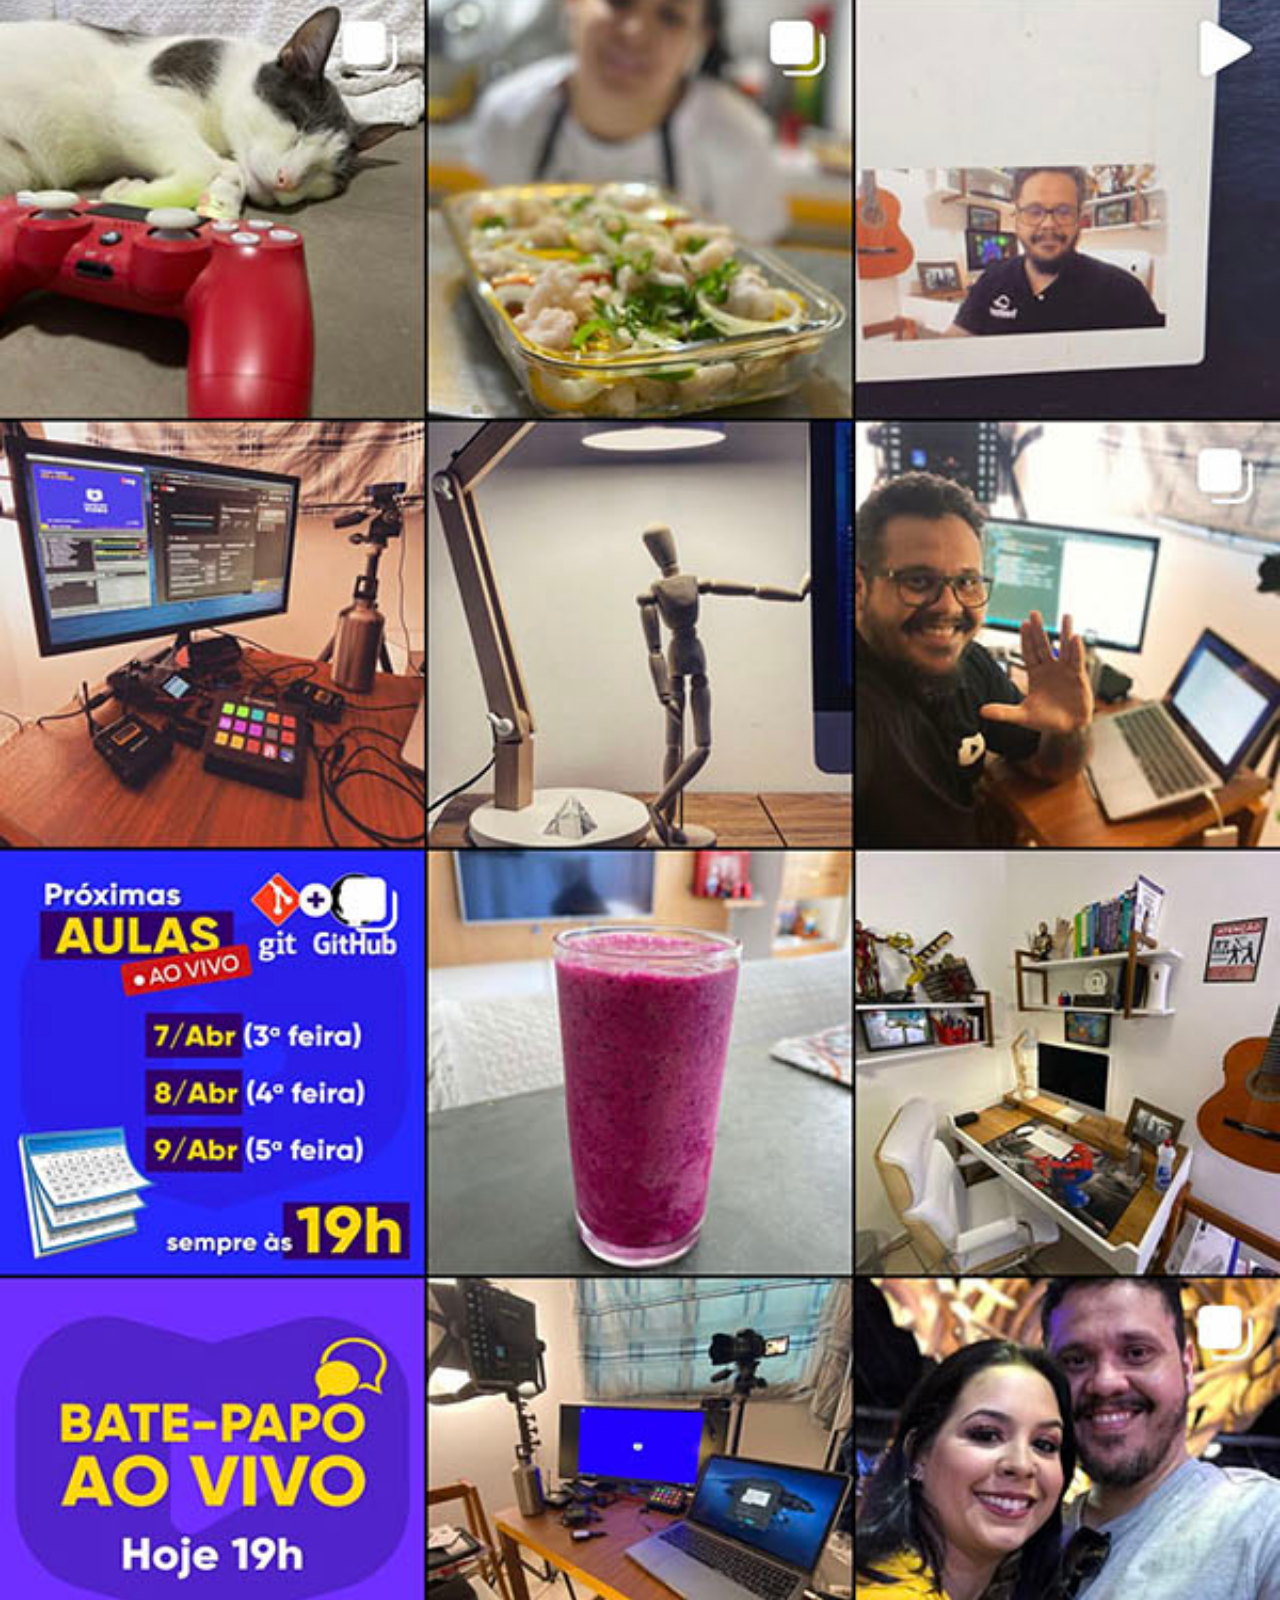
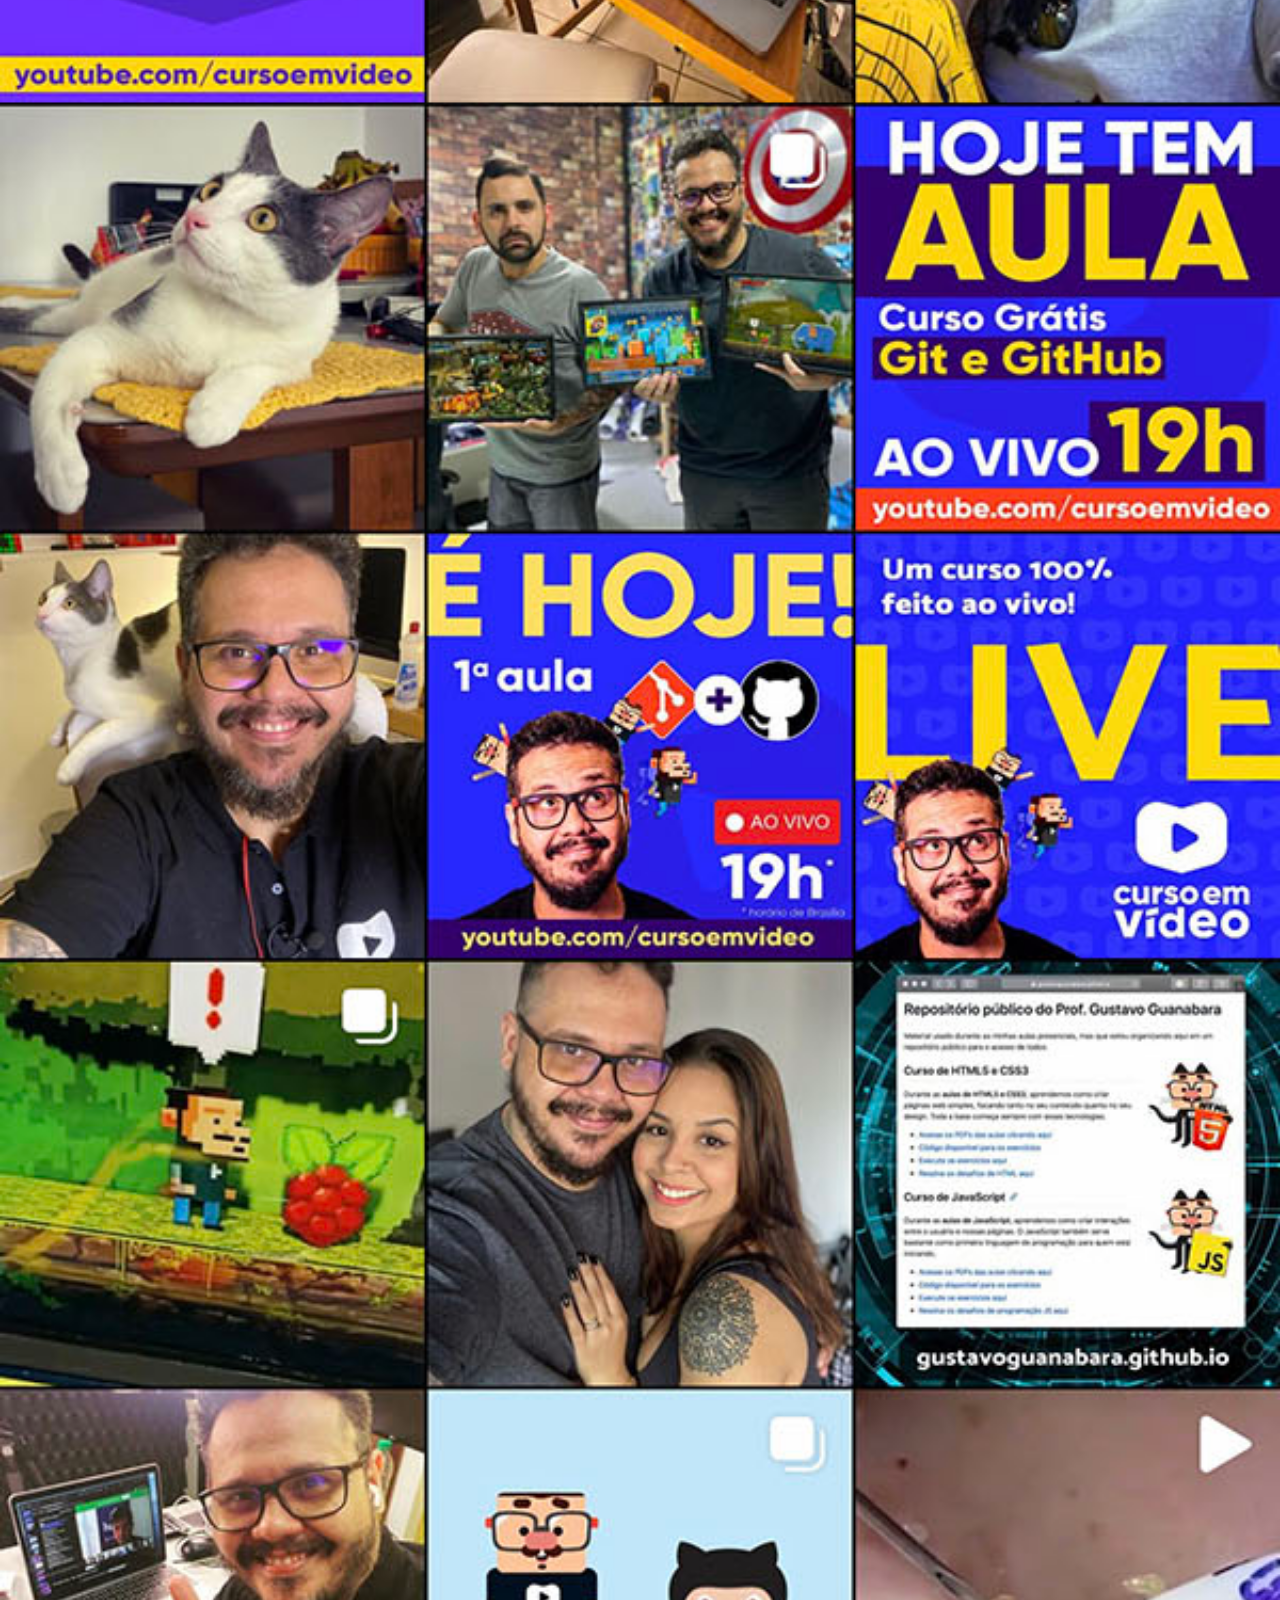
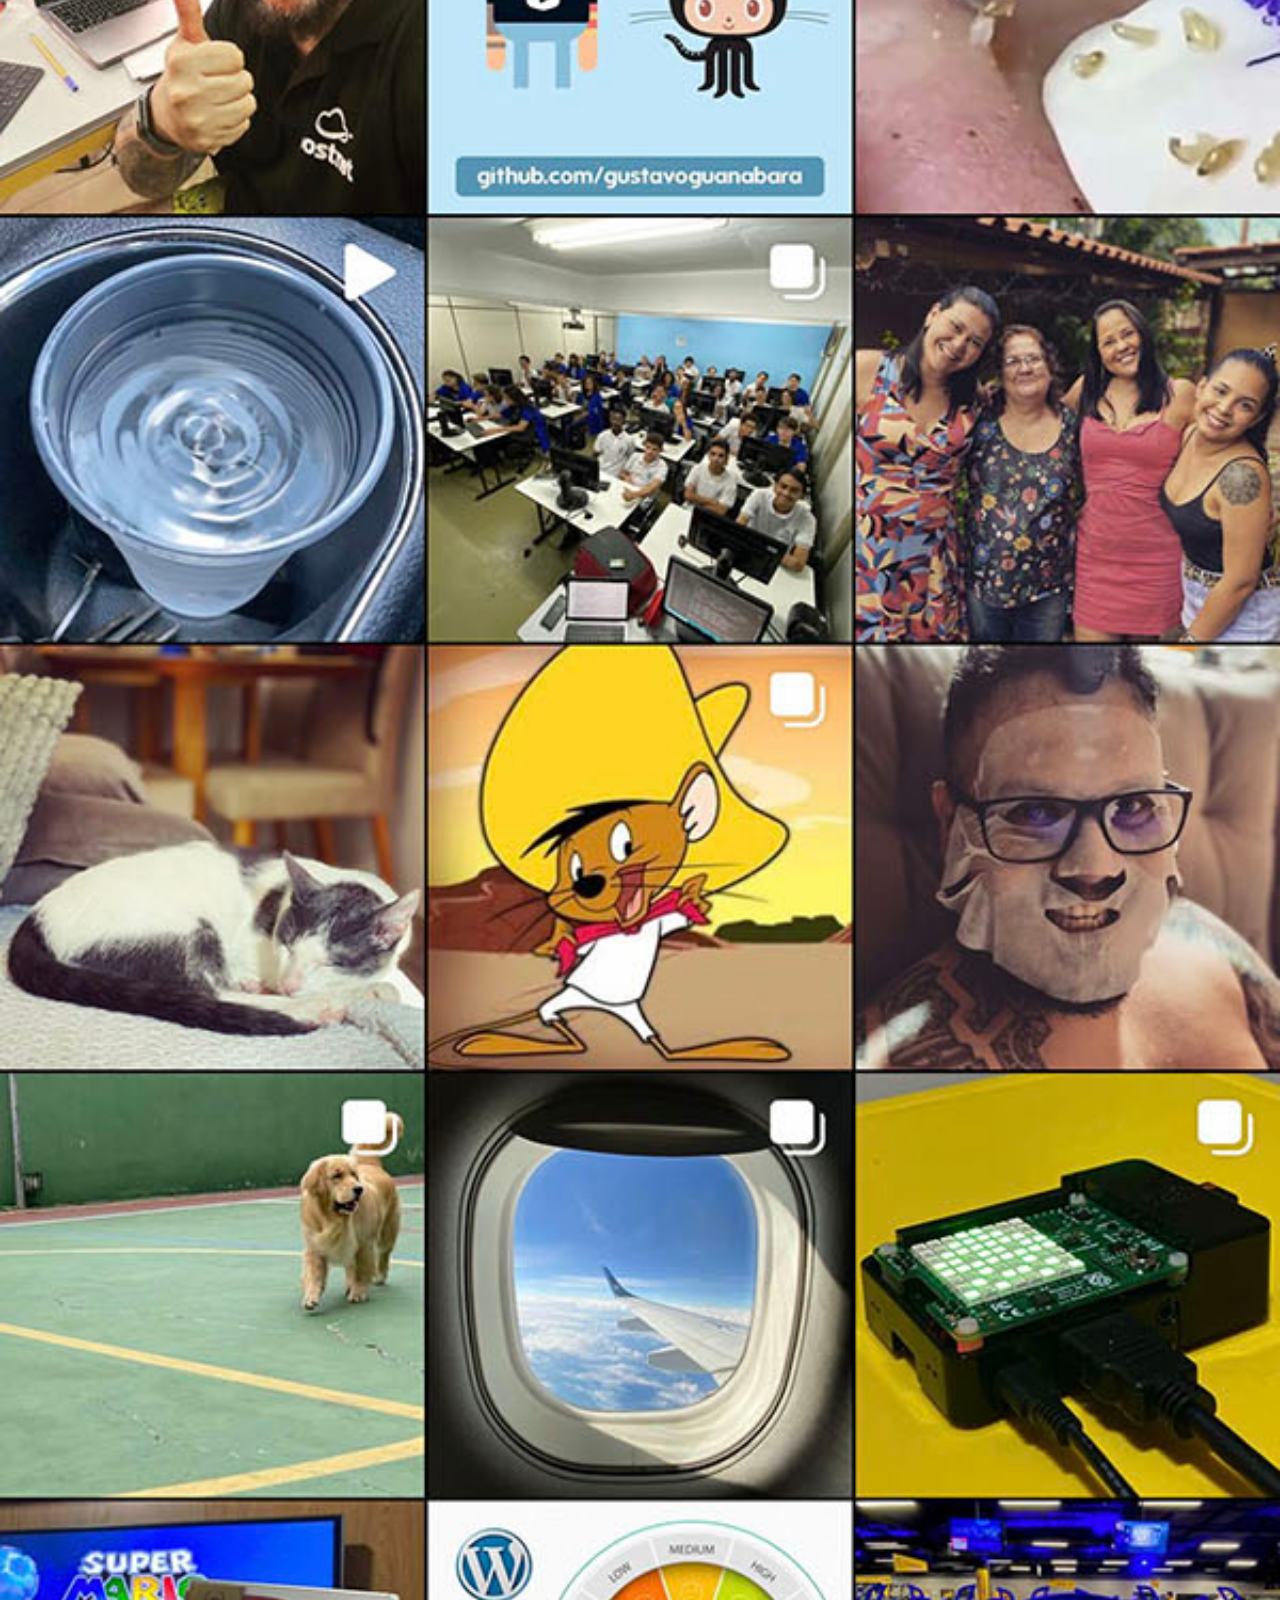
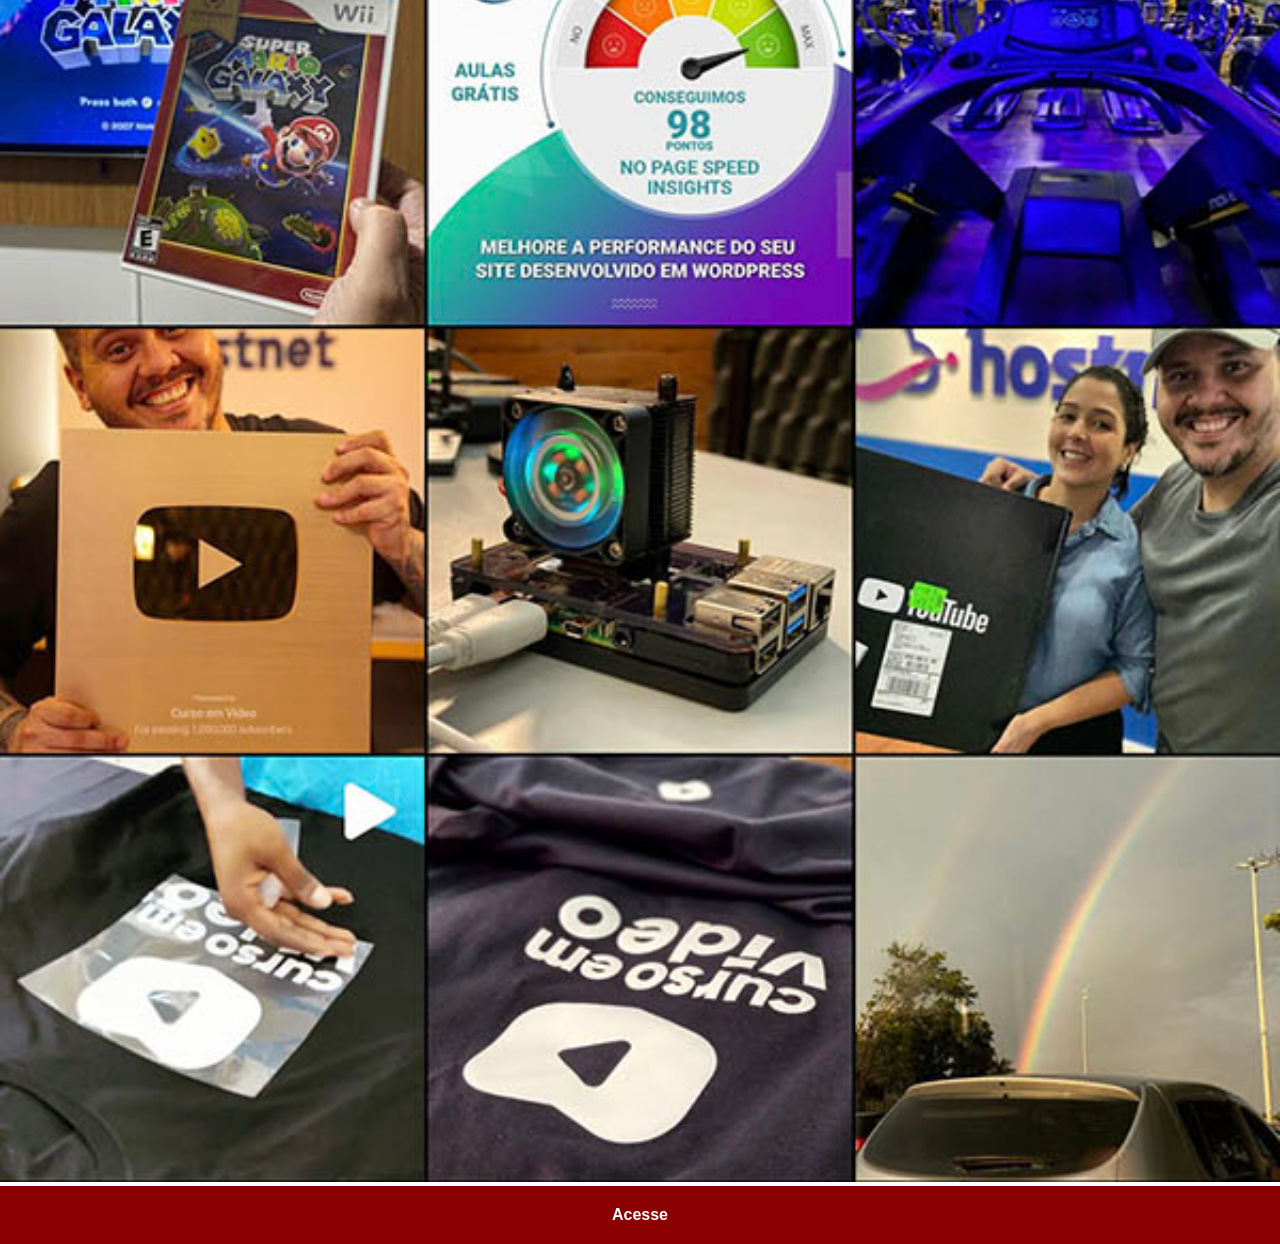
<file: instagram.html>
<!DOCTYPE html>
<html lang="en">
<head>
    <meta charset="UTF-8">
    <meta name="viewport" content="width=device-width, initial-scale=1.0">
    <title>Instagram</title>
    <link rel="stylesheet" href="estilos/social.css">
</head>
<body>
    <img src="imagens/tela-instagram.jpg" alt="Instagram">
    <a href="https://www.instagram.com/gustavoguanabara/" target="_blank">Acesse</a>
</body>
</html>
</file>
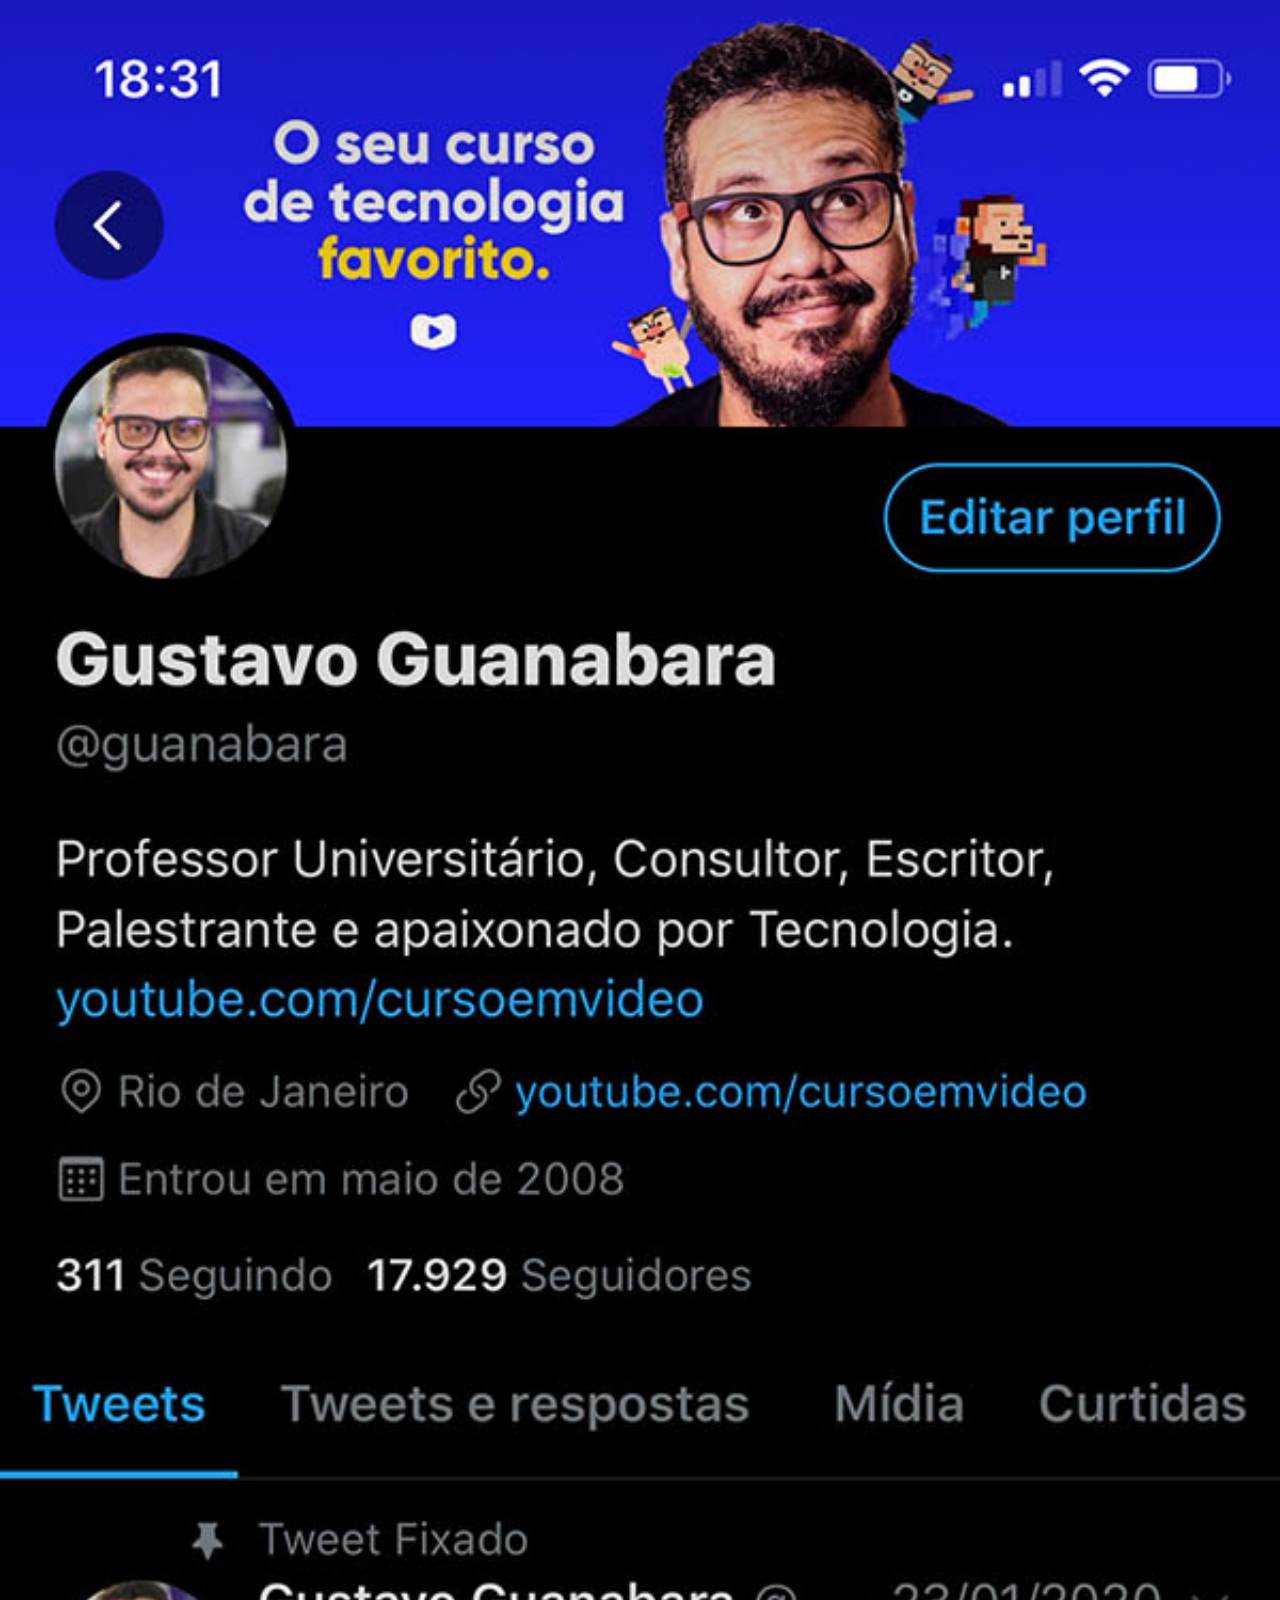
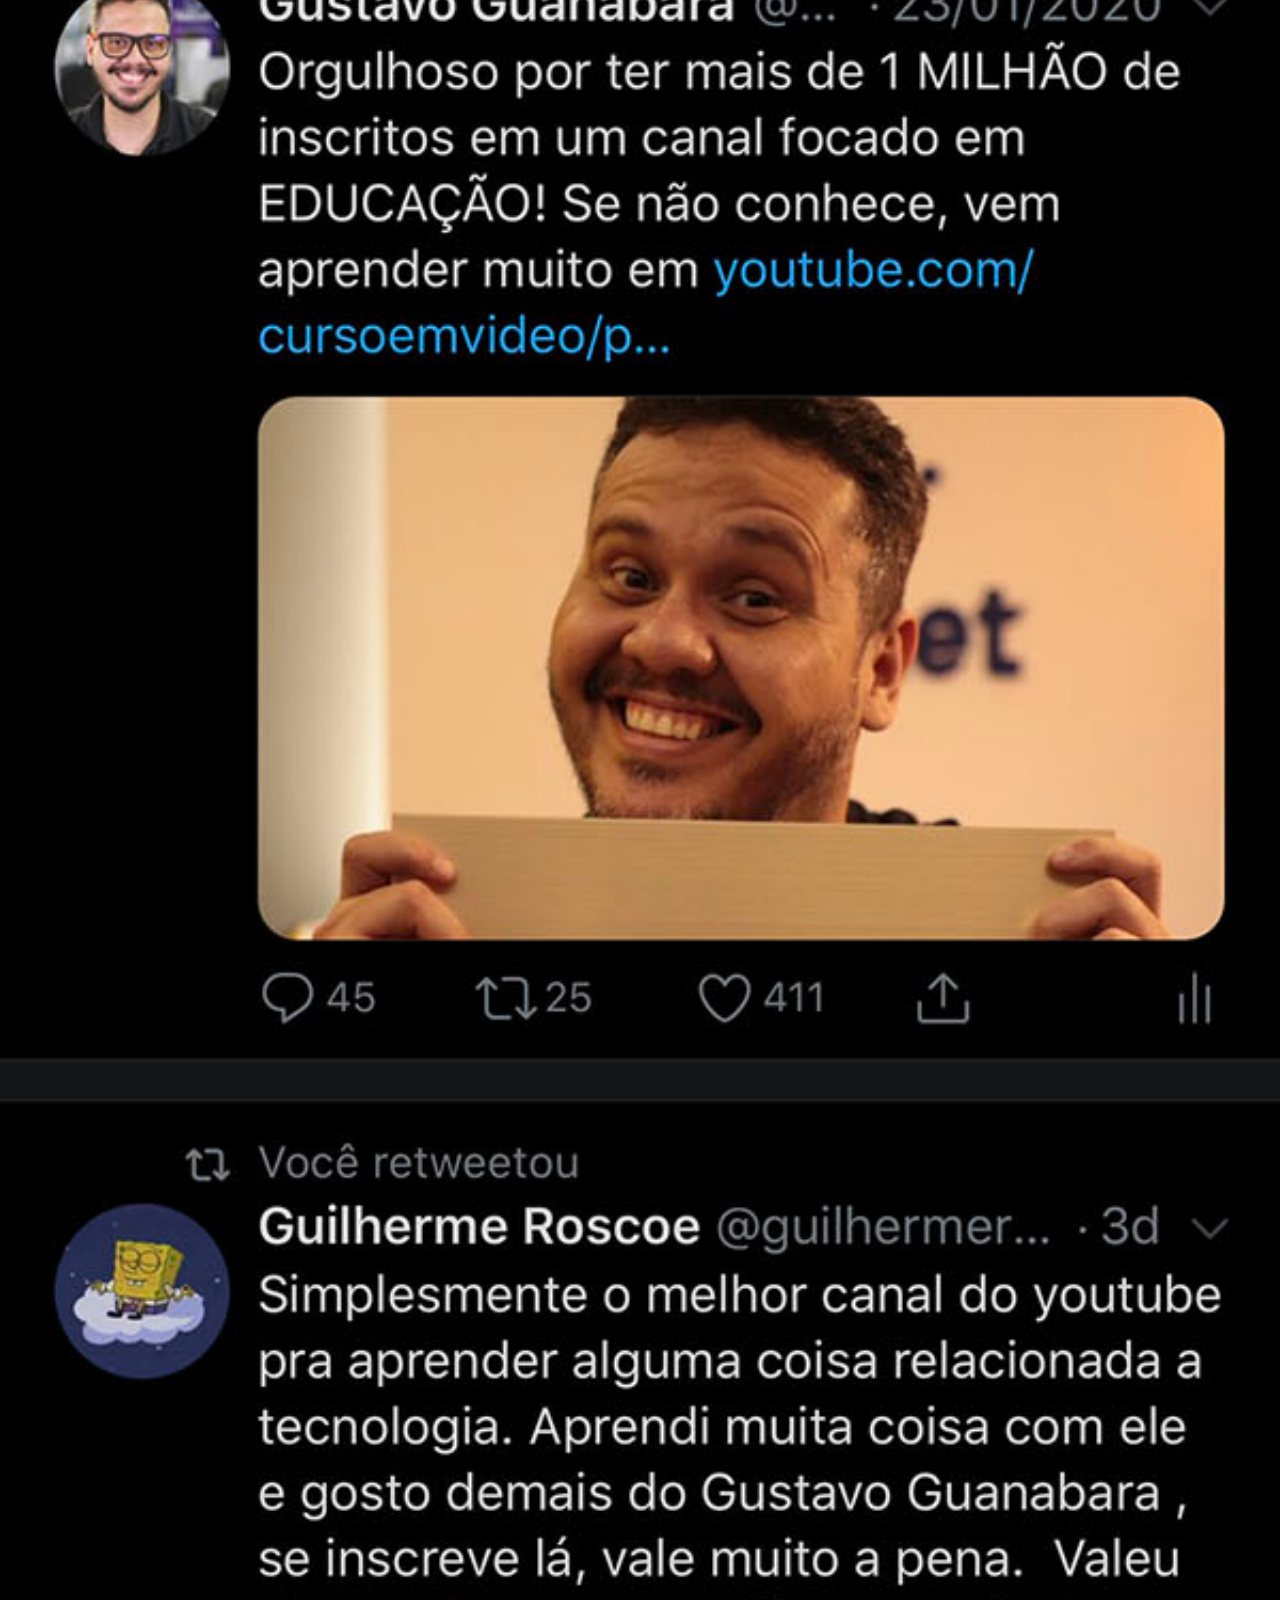
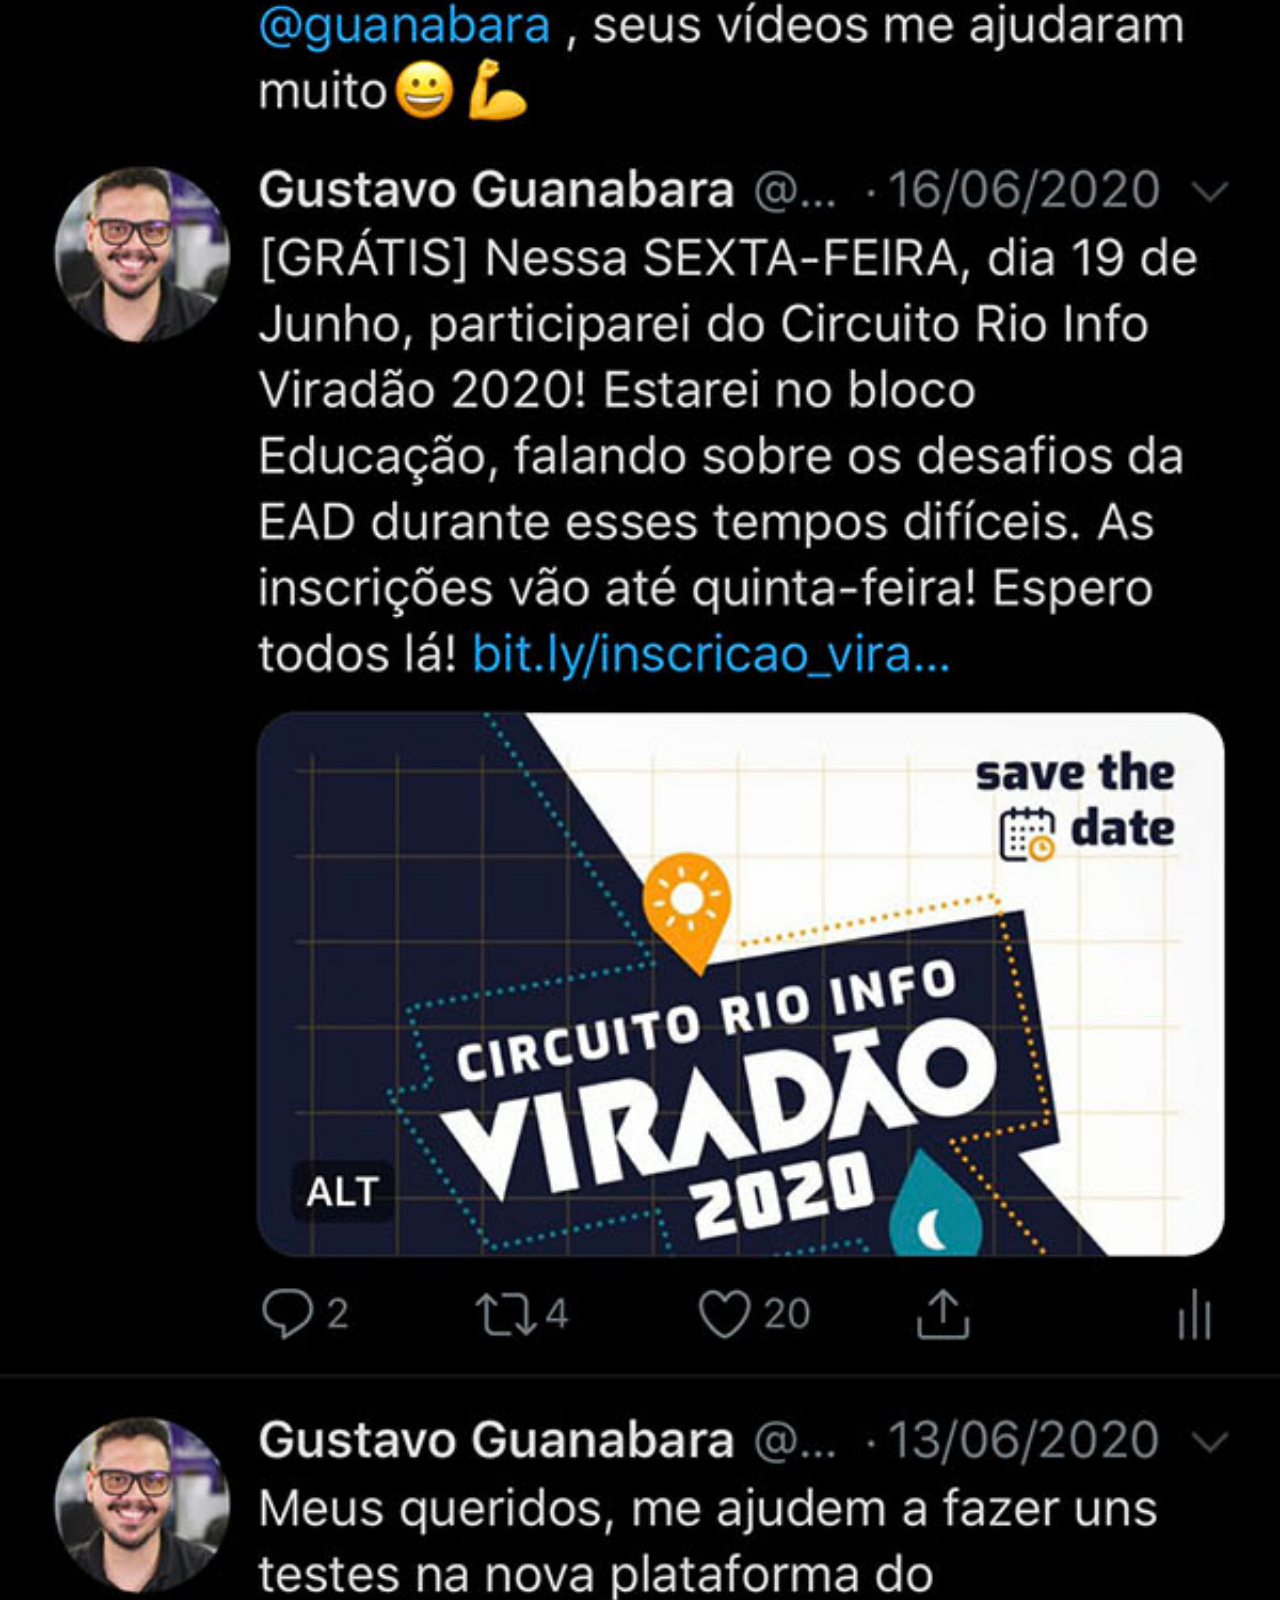
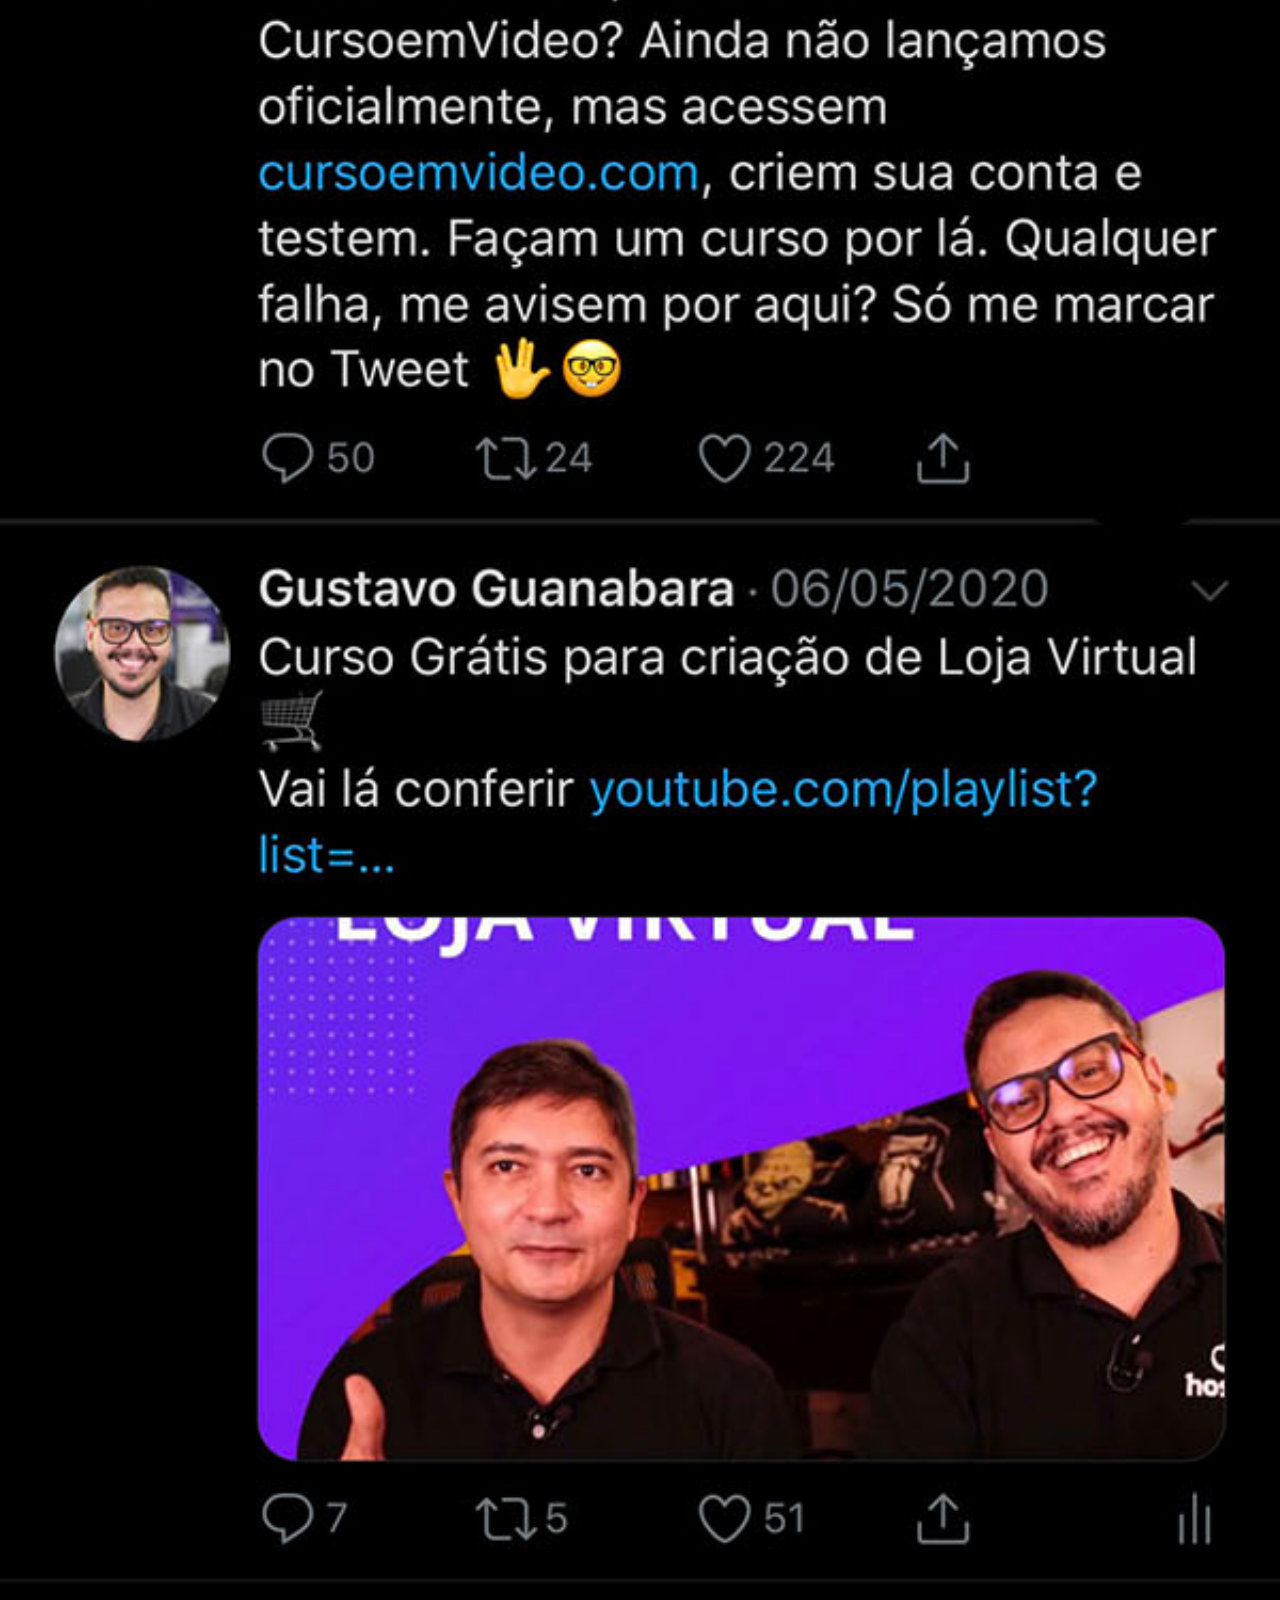
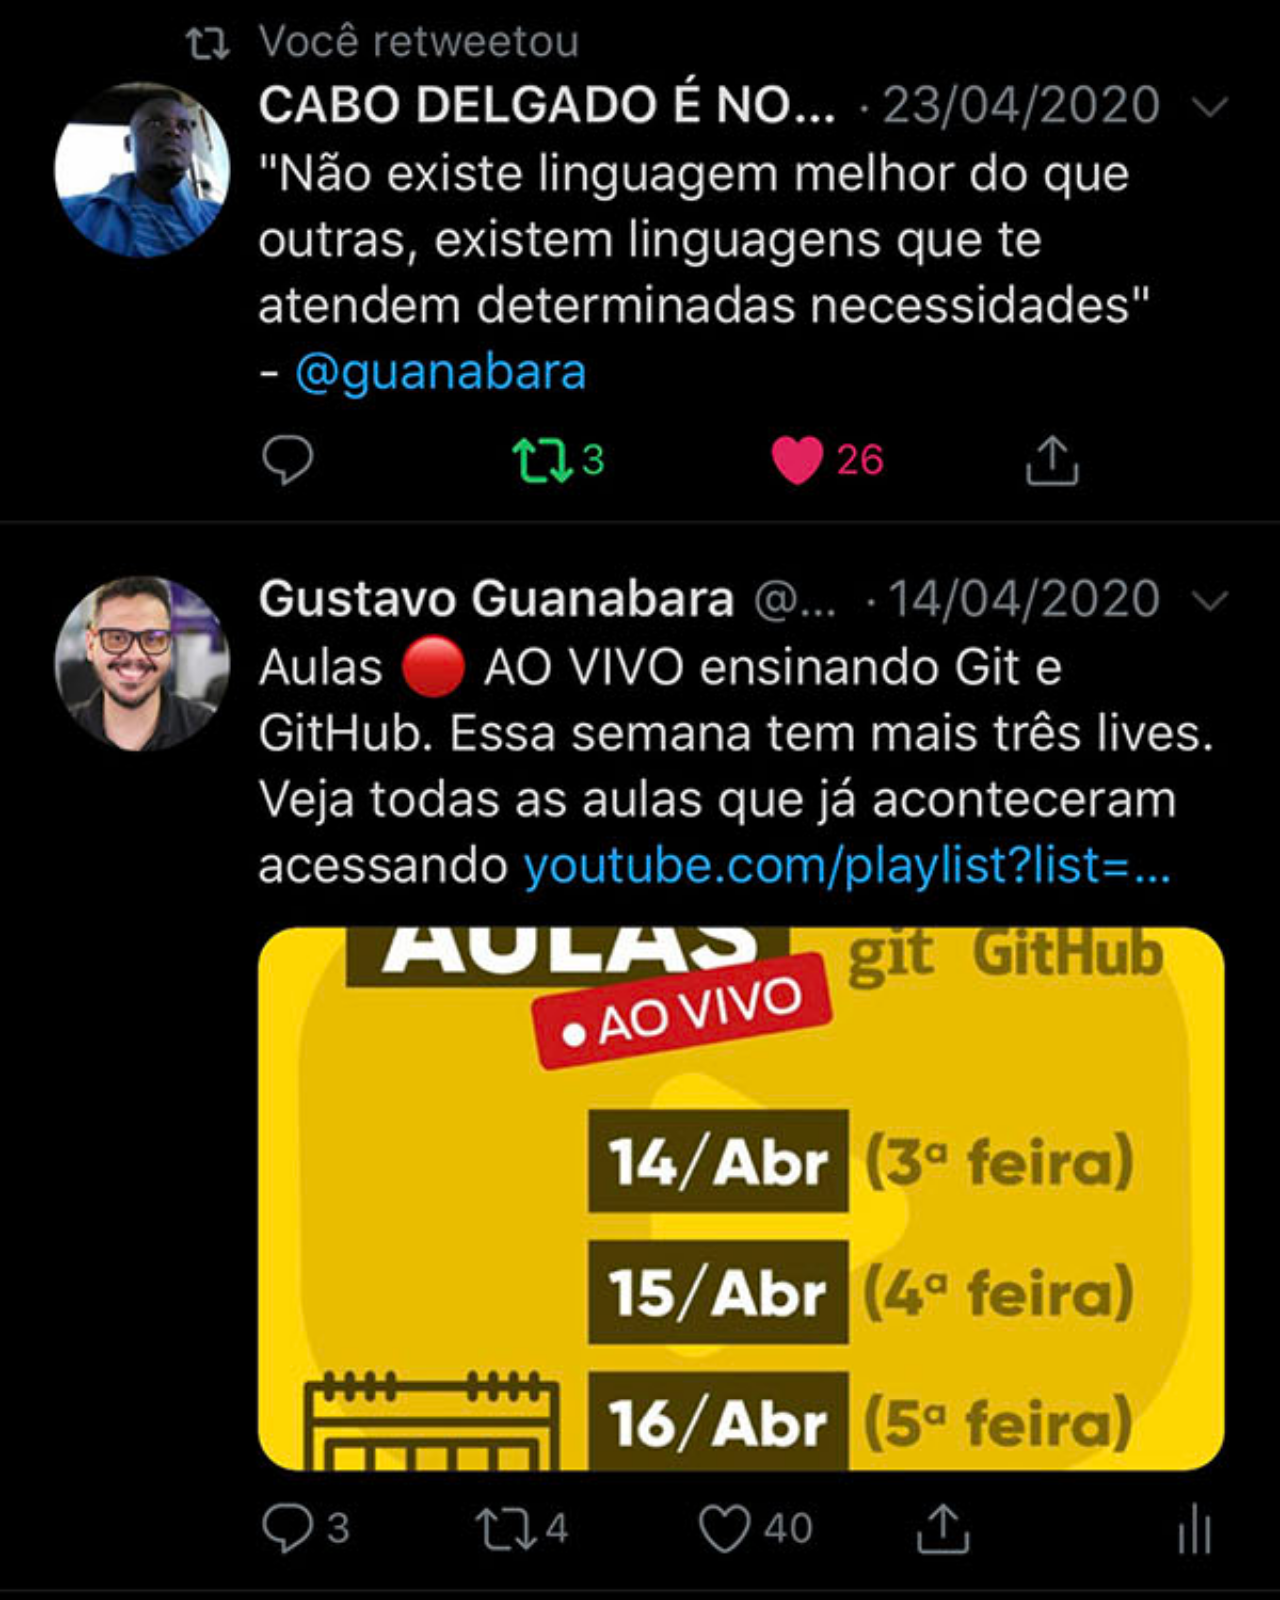
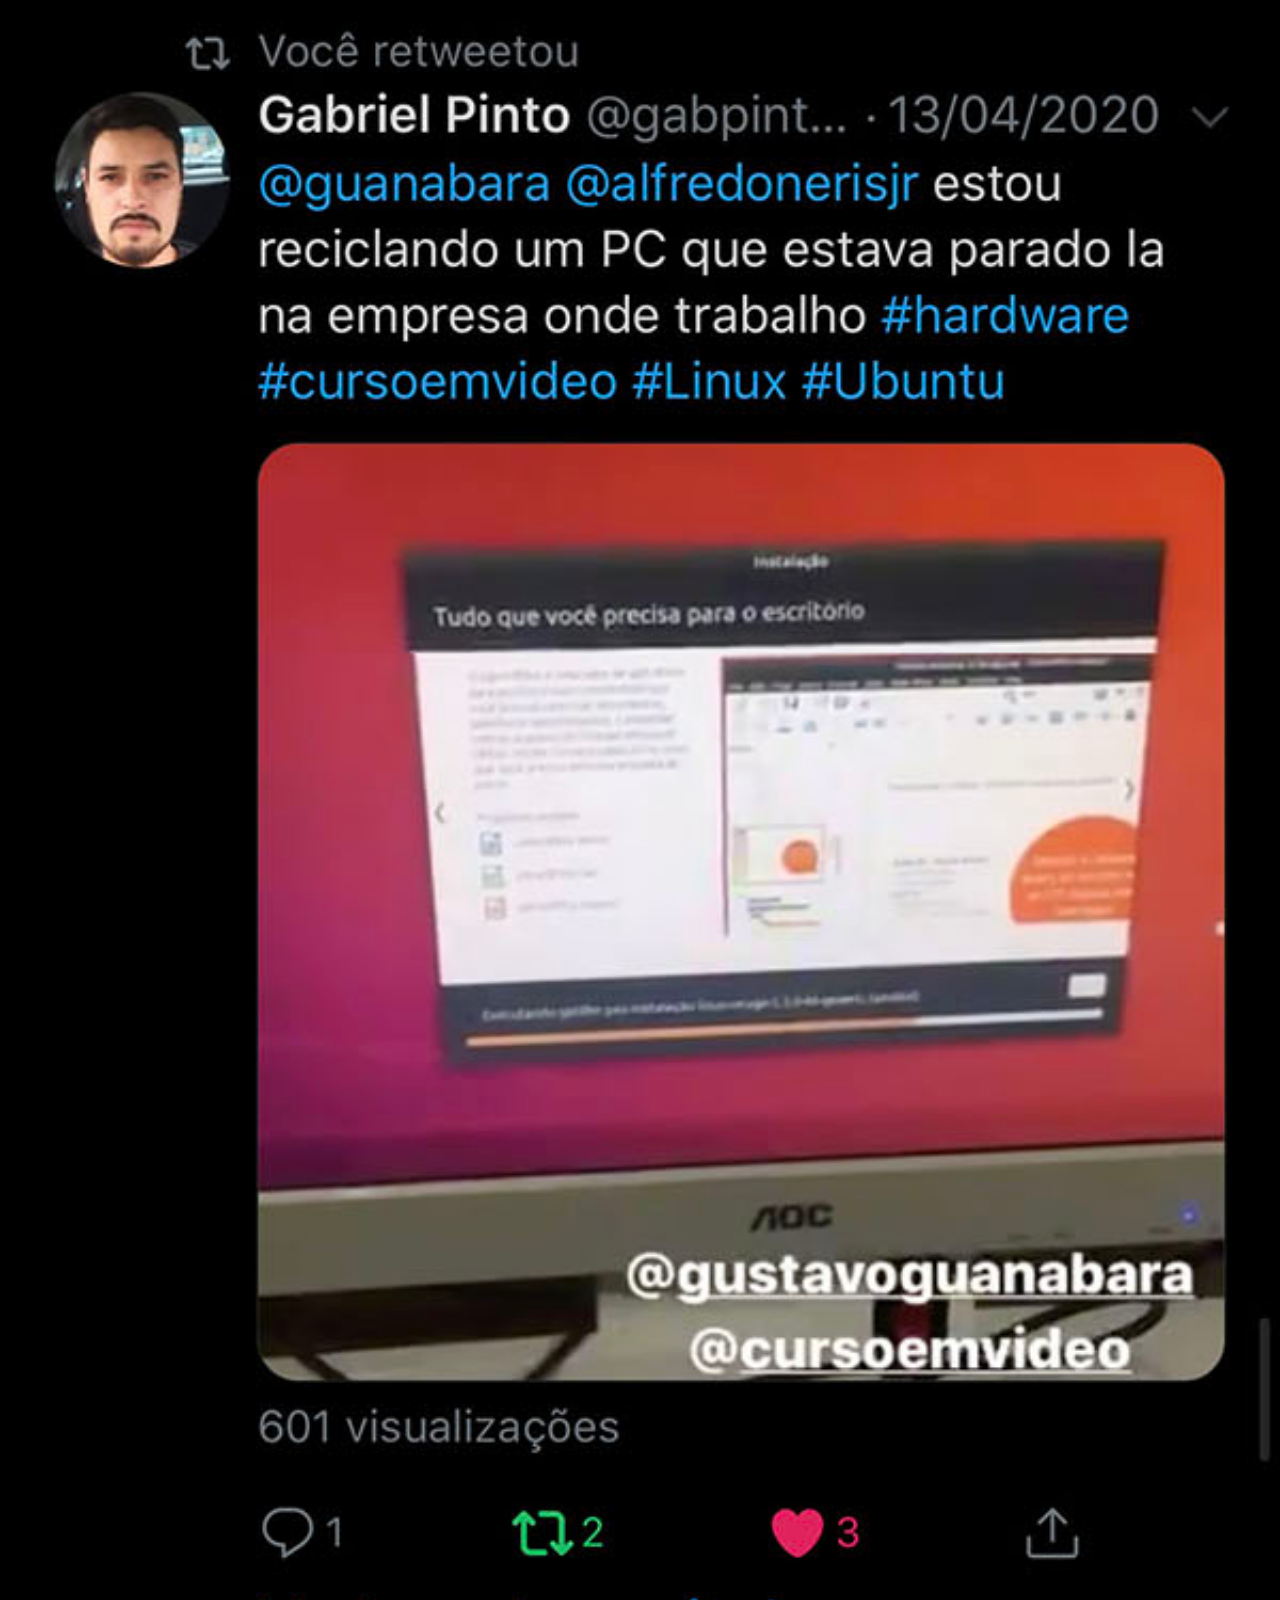
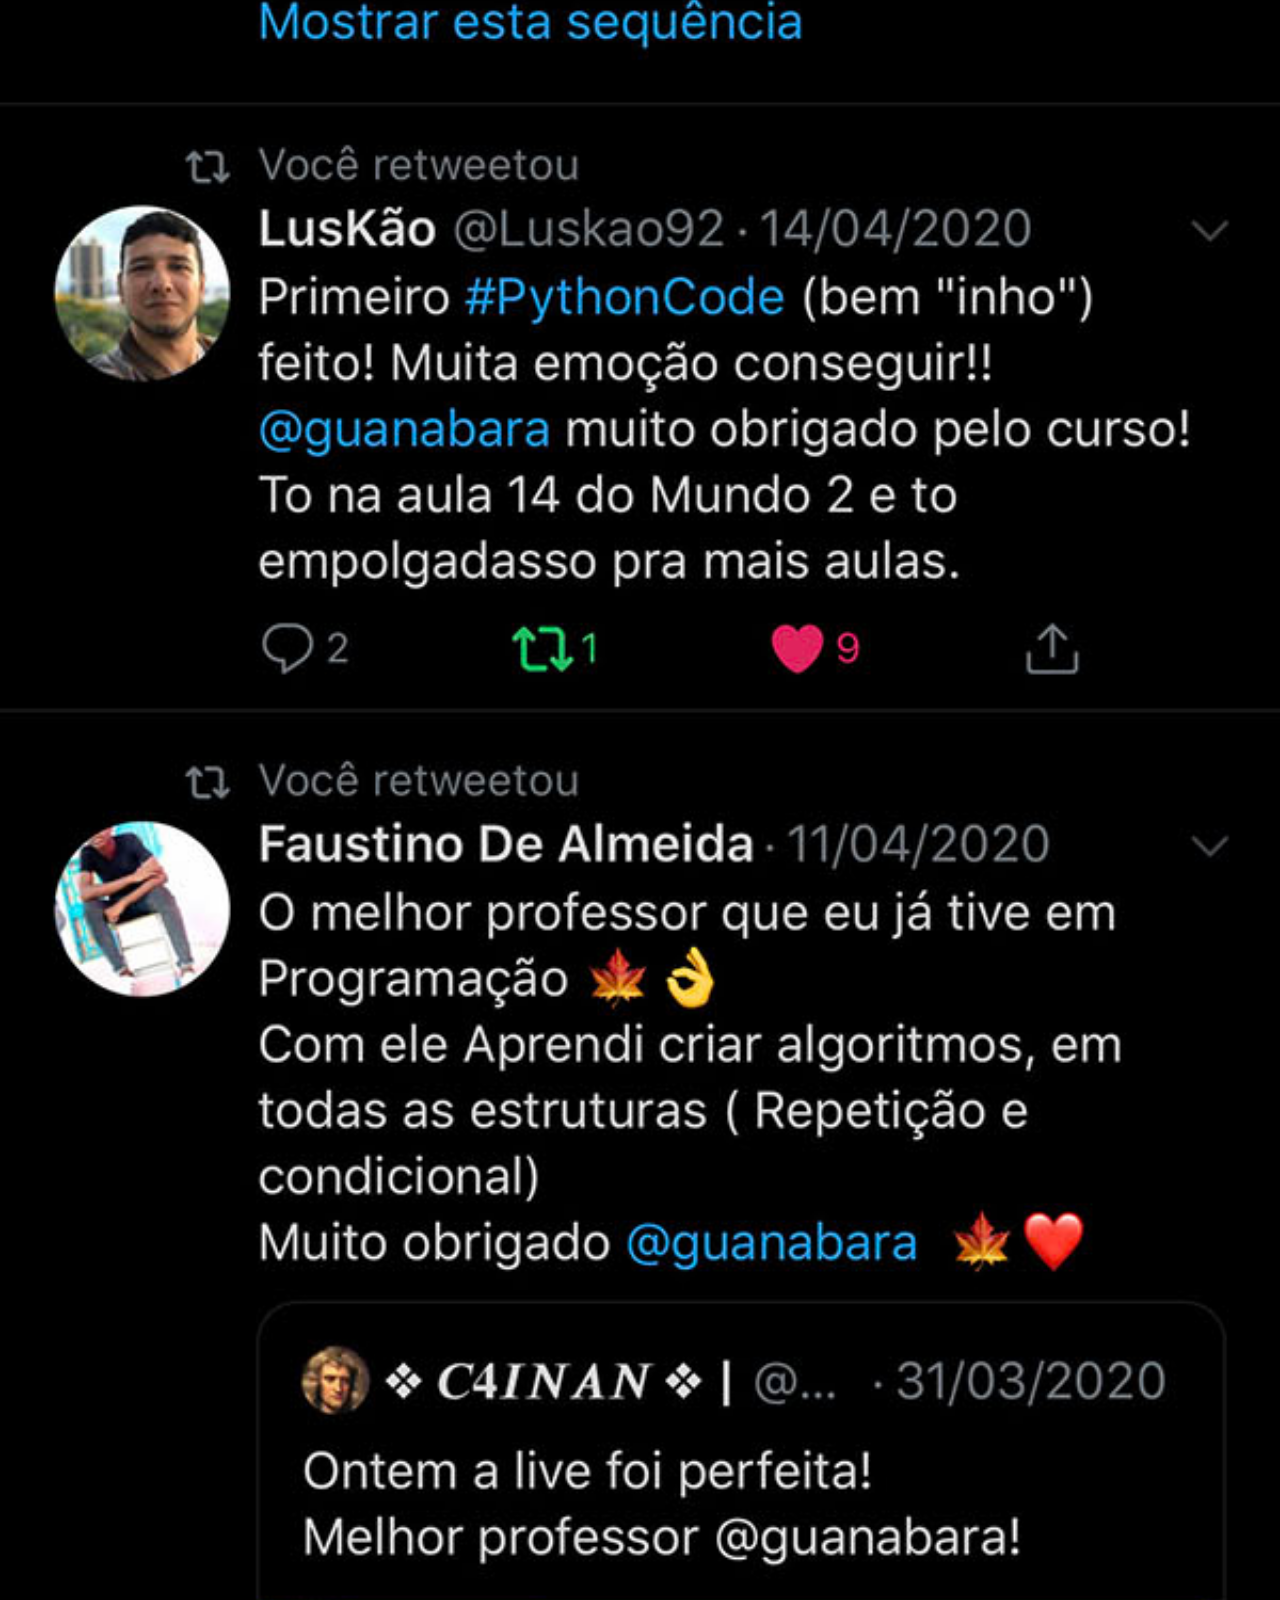
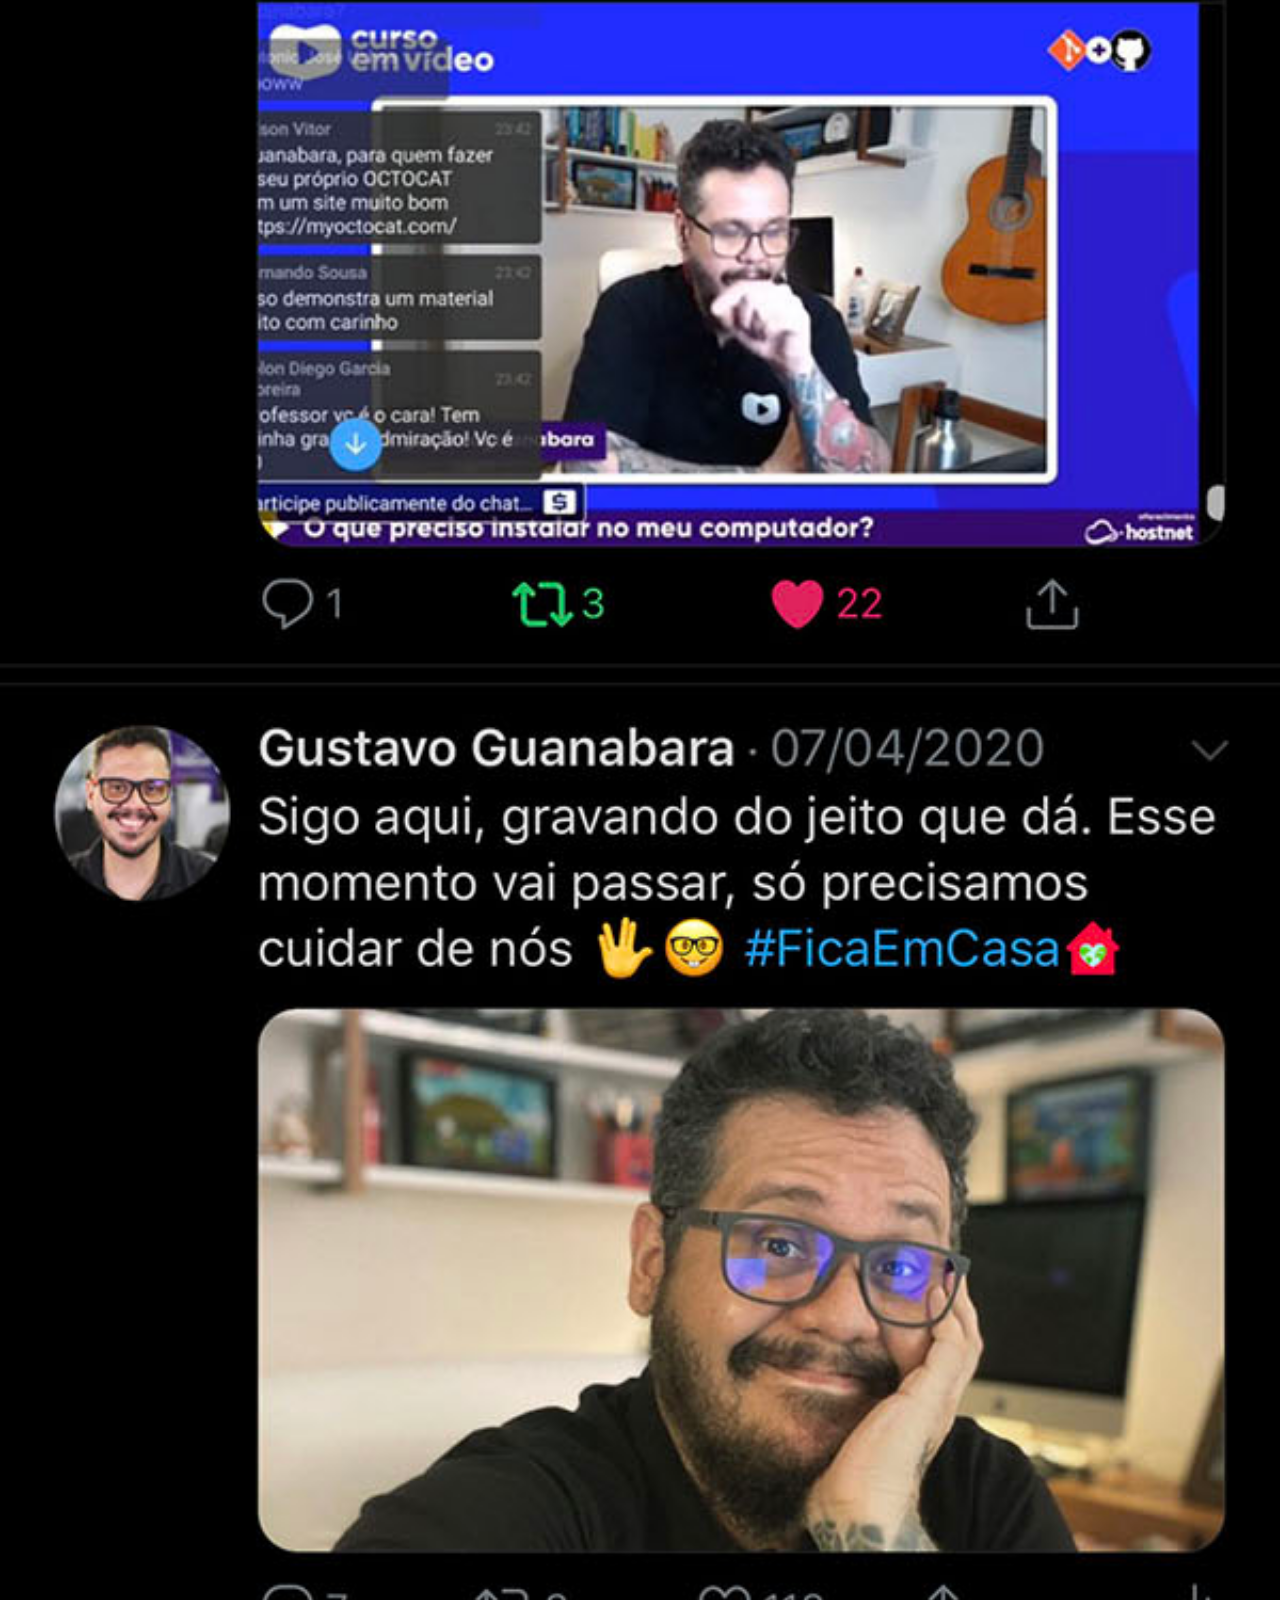
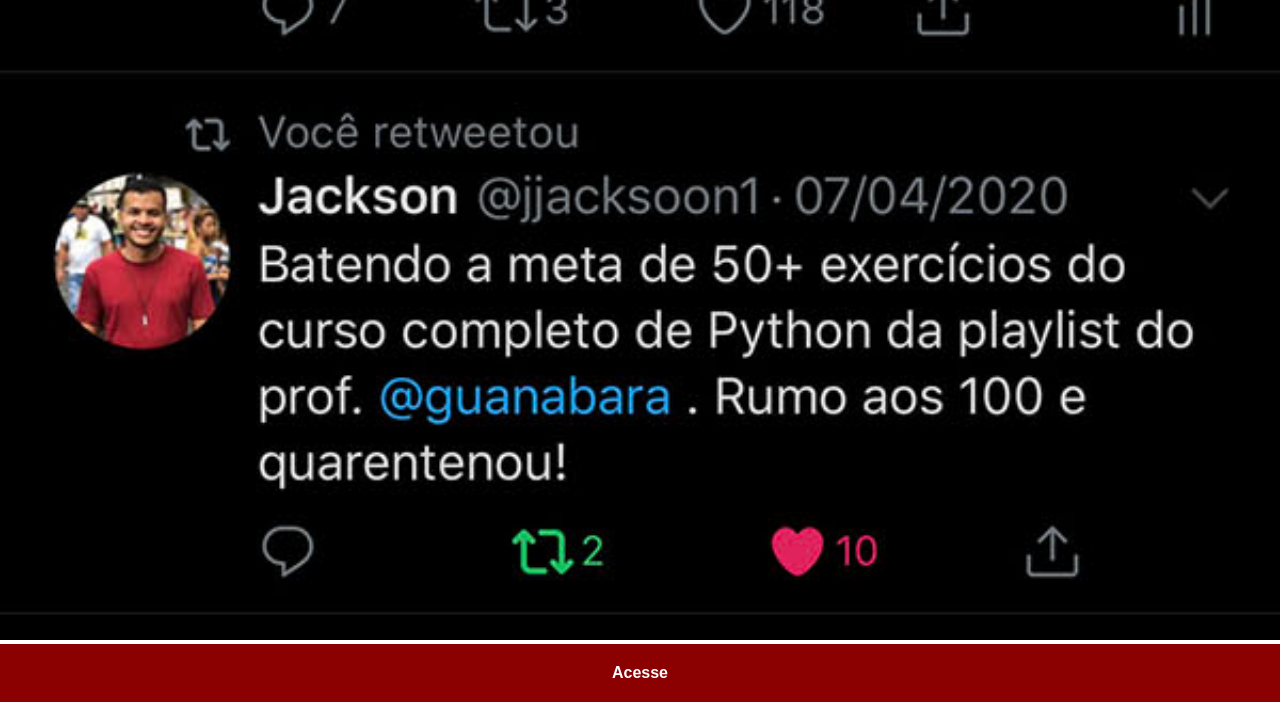
<file: twitter.html>
<!DOCTYPE html>
<html lang="pt-br">
<head>
    <meta charset="UTF-8">
    <meta name="viewport" content="width=device-width, initial-scale=1.0">
    <title>Twitter</title>
    <link rel="stylesheet" href="estilos/social.css">
</head>
<body>
    <img src="imagens/tela-twitter.jpg" alt="Twitter">
    <a href="#" target="_blank">Acesse</a>
</body>
</html>
</file>
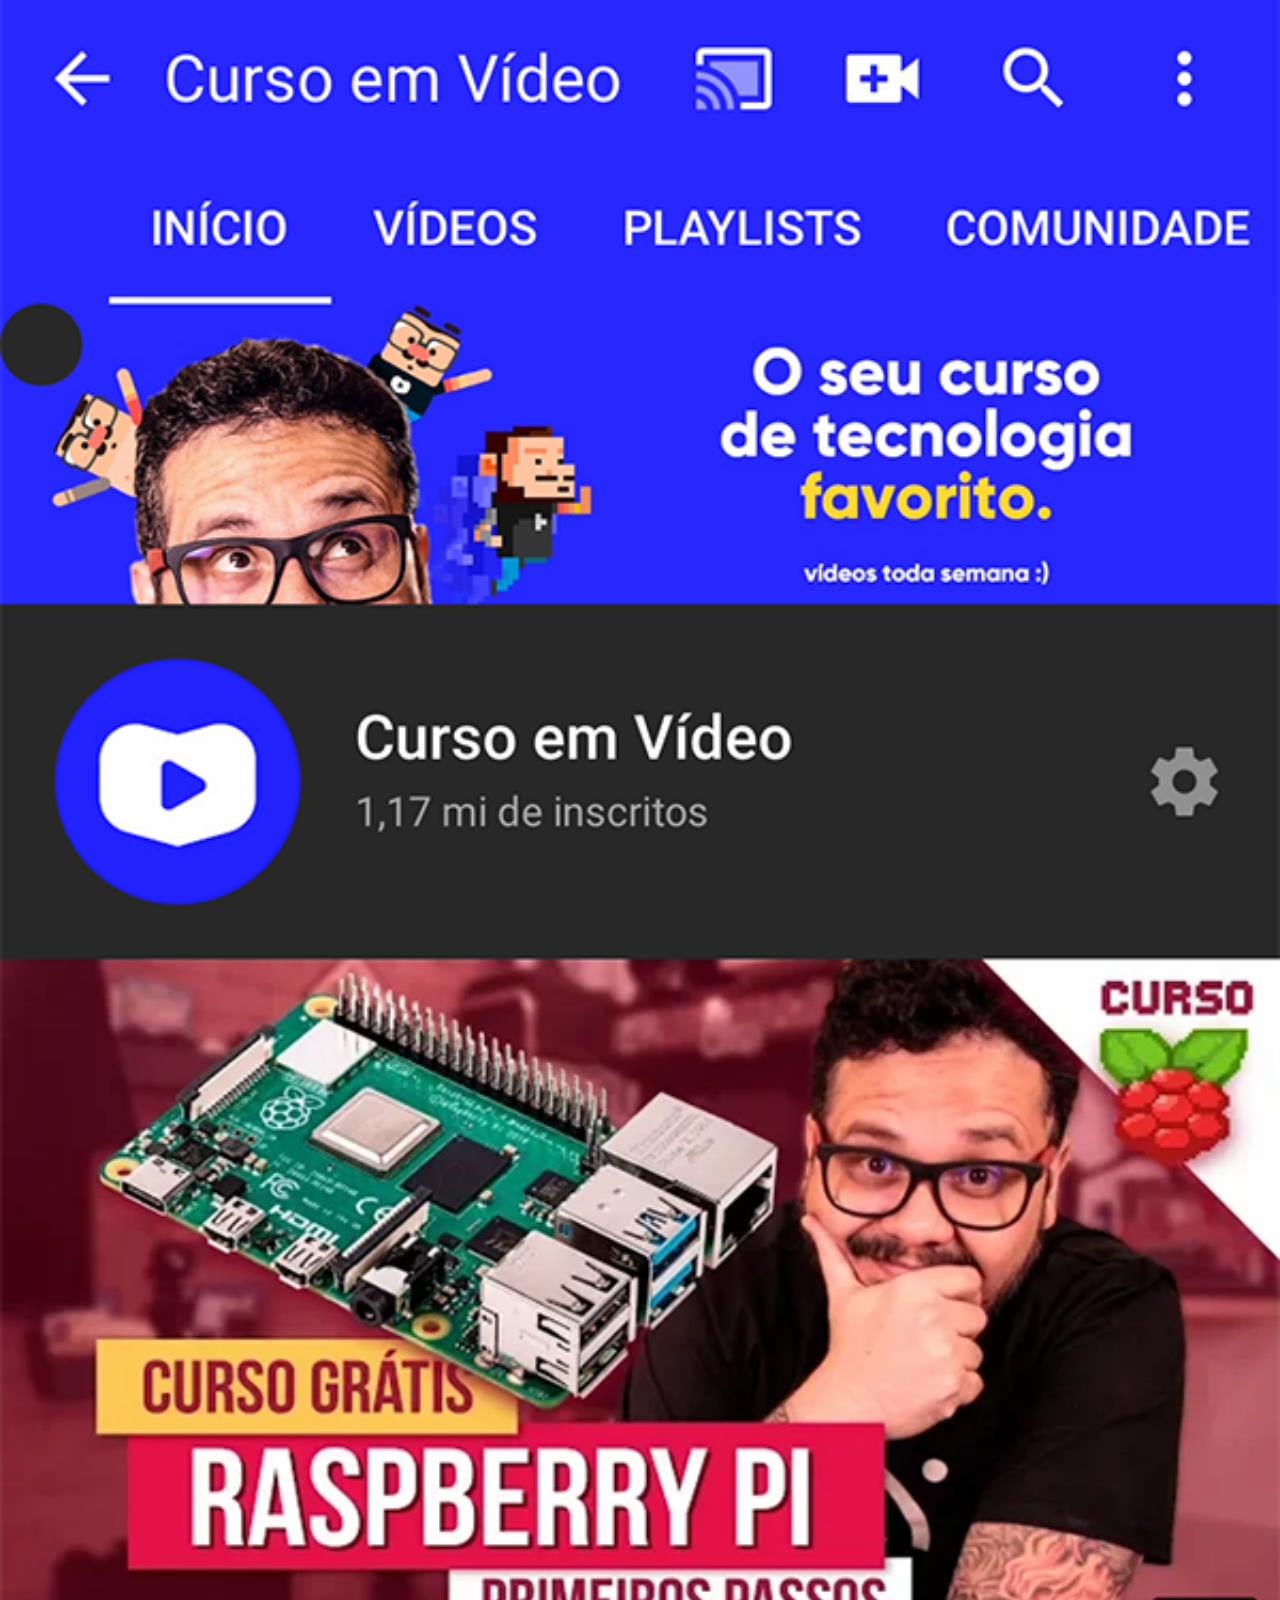
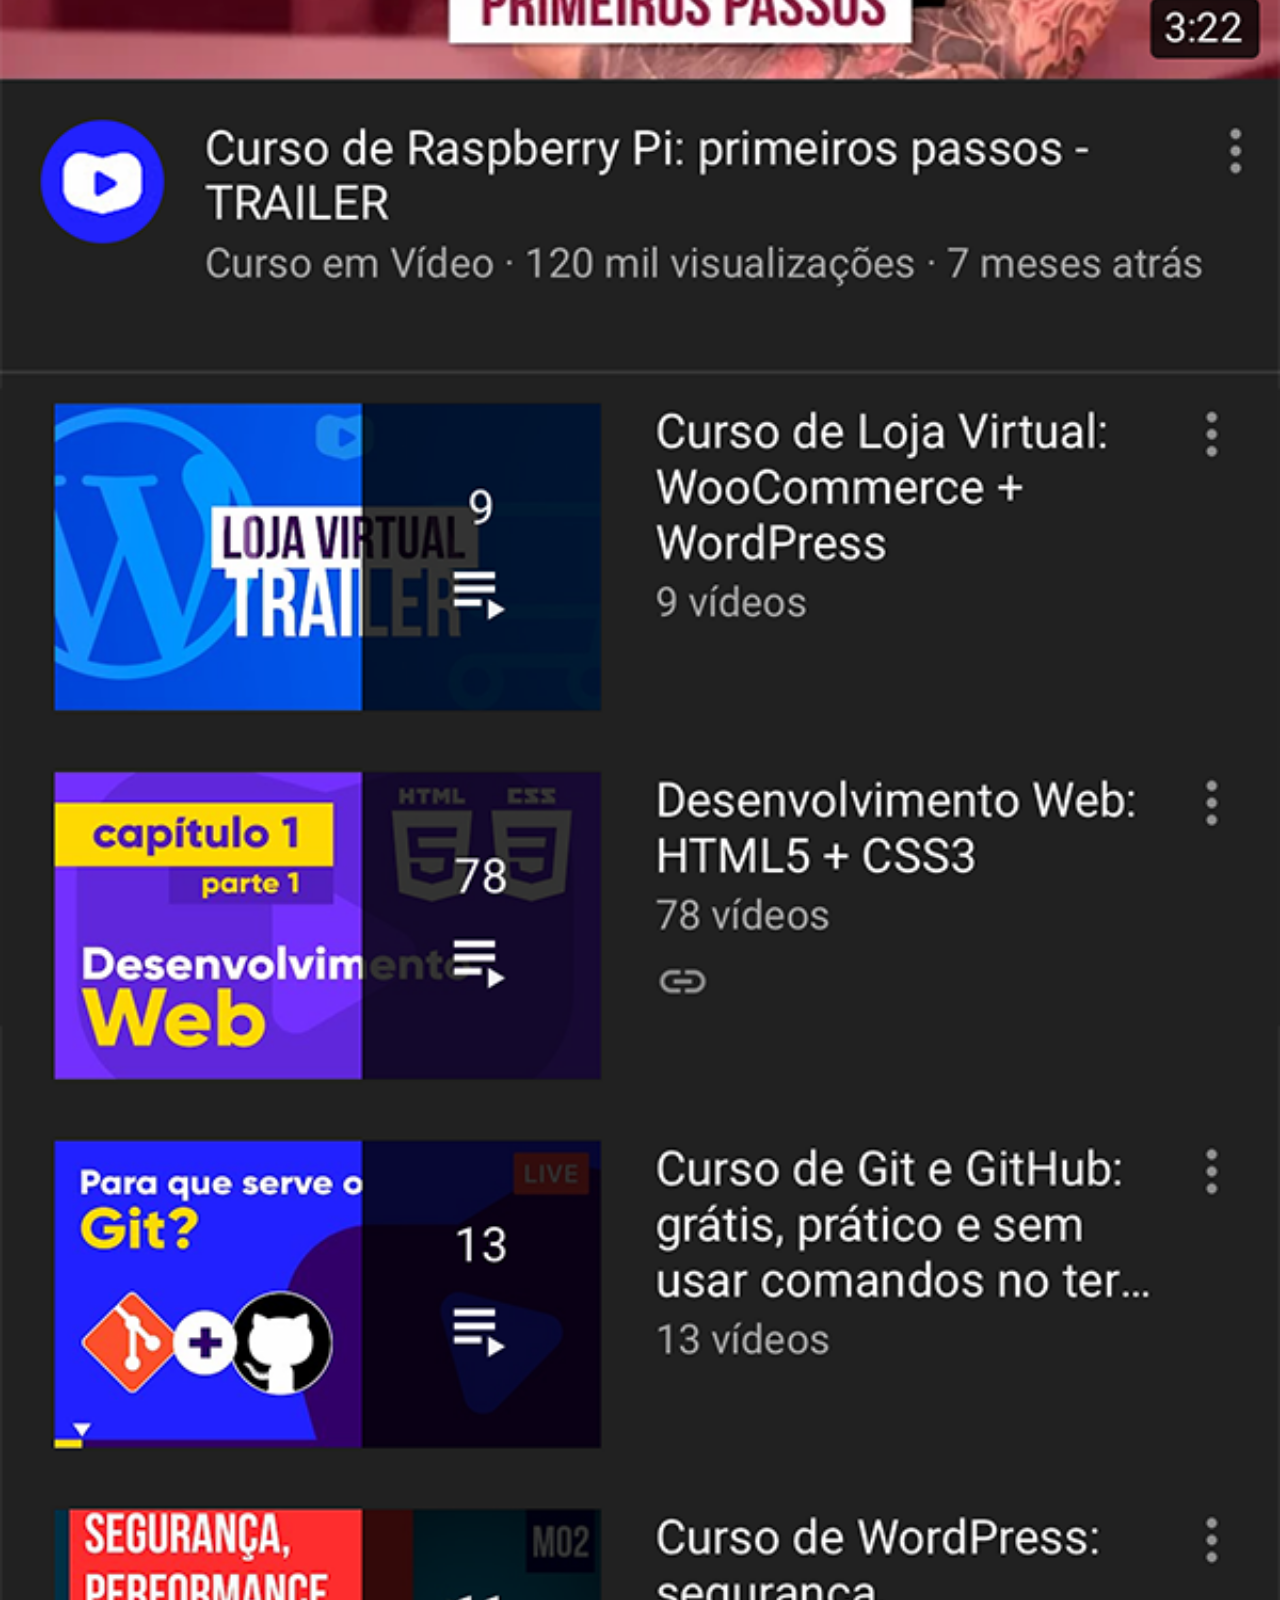
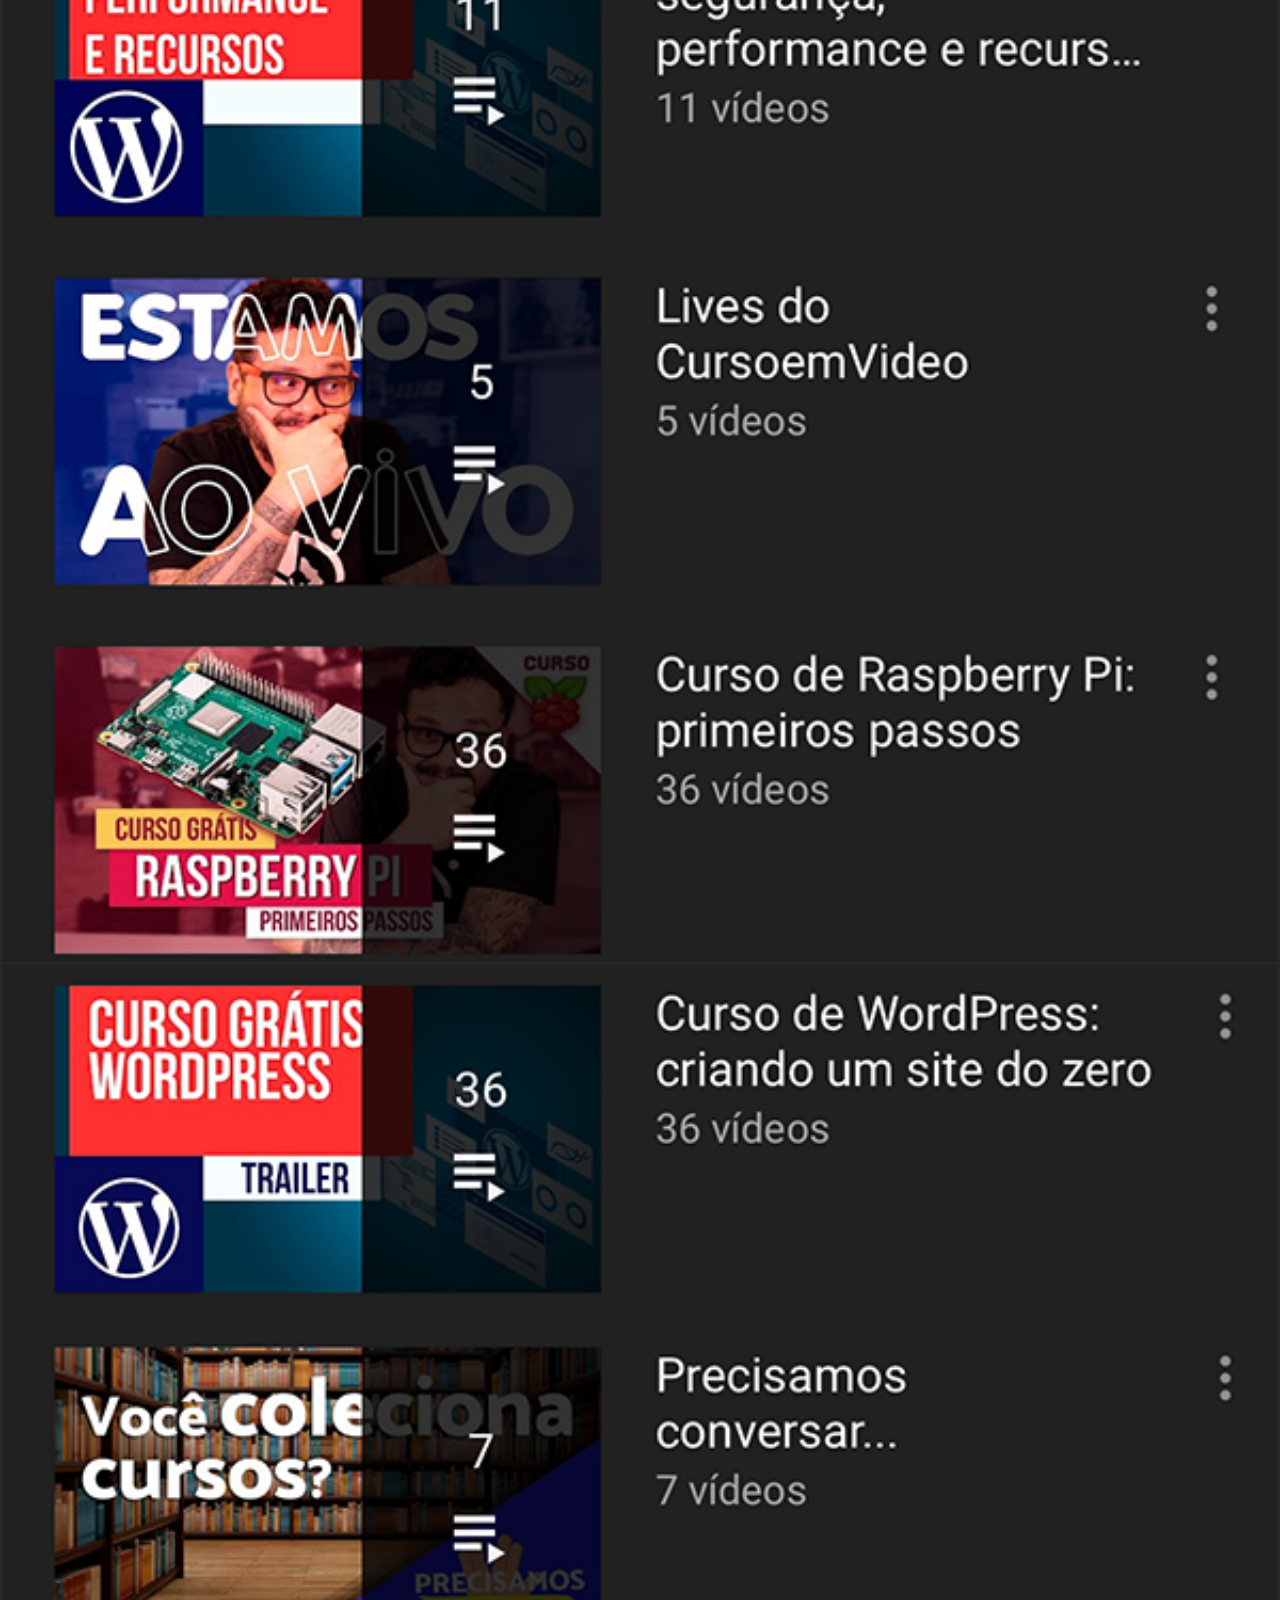
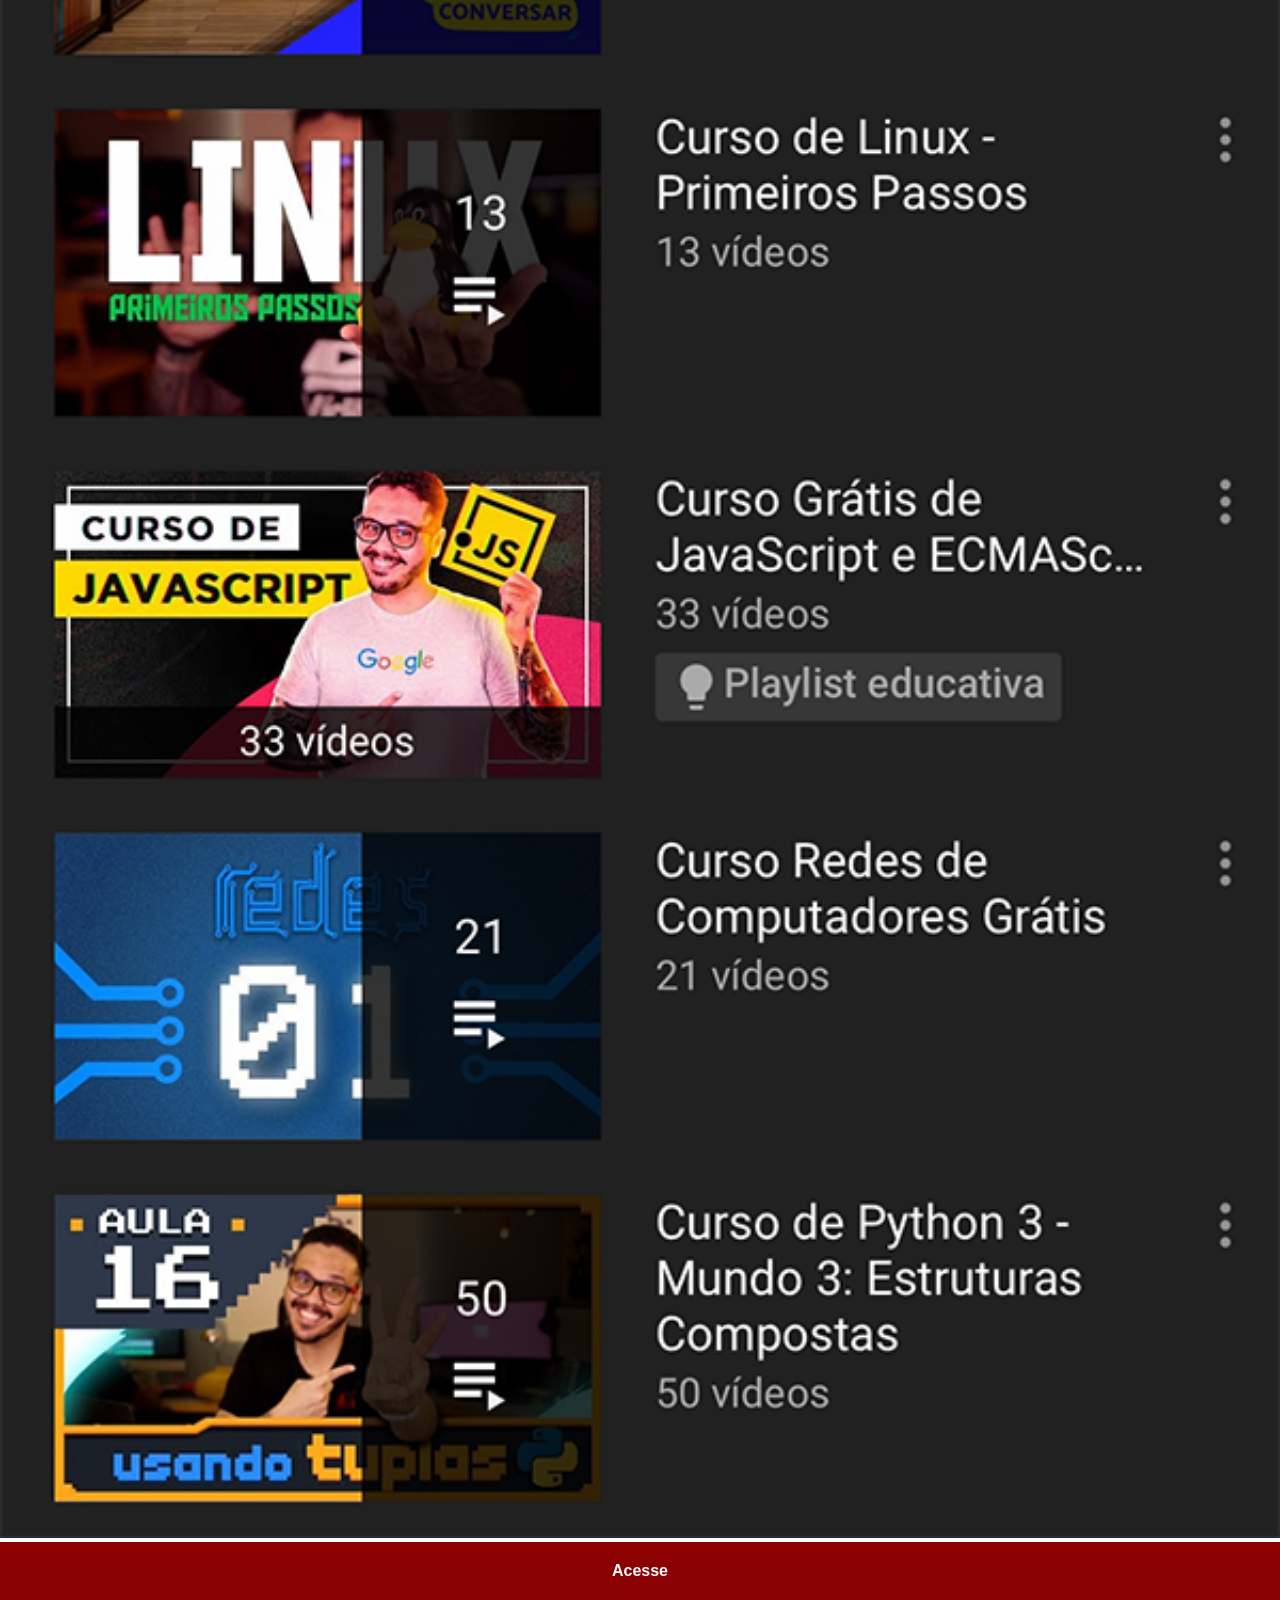
<file: youtube.html>
<!DOCTYPE html>
<html lang="pt-br">
<head>
    <meta charset="UTF-8">
    <meta name="viewport" content="width=device-width, initial-scale=1.0">
    <title>YouTube</title>
    <link rel="stylesheet" href="estilos/social.css">
</head>
<body>
    <img src="imagens/tela-youtube.png" alt="YouTube">
    <a href="https://www.youtube.com/@cursoemvideo" target="_blank">Acesse</a>
</body>
</html>
</file>
<file: estilos/style.css>
@charset "UTF-8";

* {
    margin: 0px;
    padding: 0px;
    font-family: Arial, Helvetica, sans-serif;
}

html, body {
    height: 100vh;
    width: 100vw;
    background-color: black;
}

body {
    background: url('../imagens/fundo-madeira.jpg') no-repeat top center;
    background-size: cover;
    background-attachment: fixed;
}

main {
    position: relative; 
    height: 100vh;
}

section#telefone {
    position: absolute;
    top: 50%;
    left: 50%;
    transform: translate(-50%, -50%);

    height: 627px;
    width: 311px;
    background: url('../imagens/frame-iphone.png') no-repeat;
}

section#redes-sociais {
    text-align: right;
}

section#redes-sociais img {
    width: 50px;
    height: 50px;
    margin: 10px;
    border-radius: 50%;
    box-shadow: 2px 2px 2px rgba(0, 0, 0, 0.5);
    box-sizing: border-box;
}

section#redes-sociais img:hover {
    border: 2px solid rgba(255, 255, 255, 0.6);
    transform: translate(-3px, -3px);
    box-shadow: 5px 5px 10px rgba(0, 0, 0, 0.5);
    transition: transform .3s;
}

iframe#tela {
    position: relative;
    top: 80px;
    left: 22px;
    width: 267px;
    height: 471px;
}
</file>
<file: estilos/social.css>
@charset "UTF-8";
        * {
            margin: 0px;
            padding: 0px;
            font-family: Arial, Helvetica, sans-serif;
        }
        
        /* esconde a barra de rolagem */
        ::-webkit-scrollbar {
            width: 0;
            height: 0;
        }

        img {
            width: 100vw;
        }

        a {
            display: block;
            background-color: darkred;
            color: white;
            padding: 20px;
            text-align: center;
            font-weight: bolder;
            text-decoration: none;
        }

        a:hover {
            background-color: red;
        }
</file>
